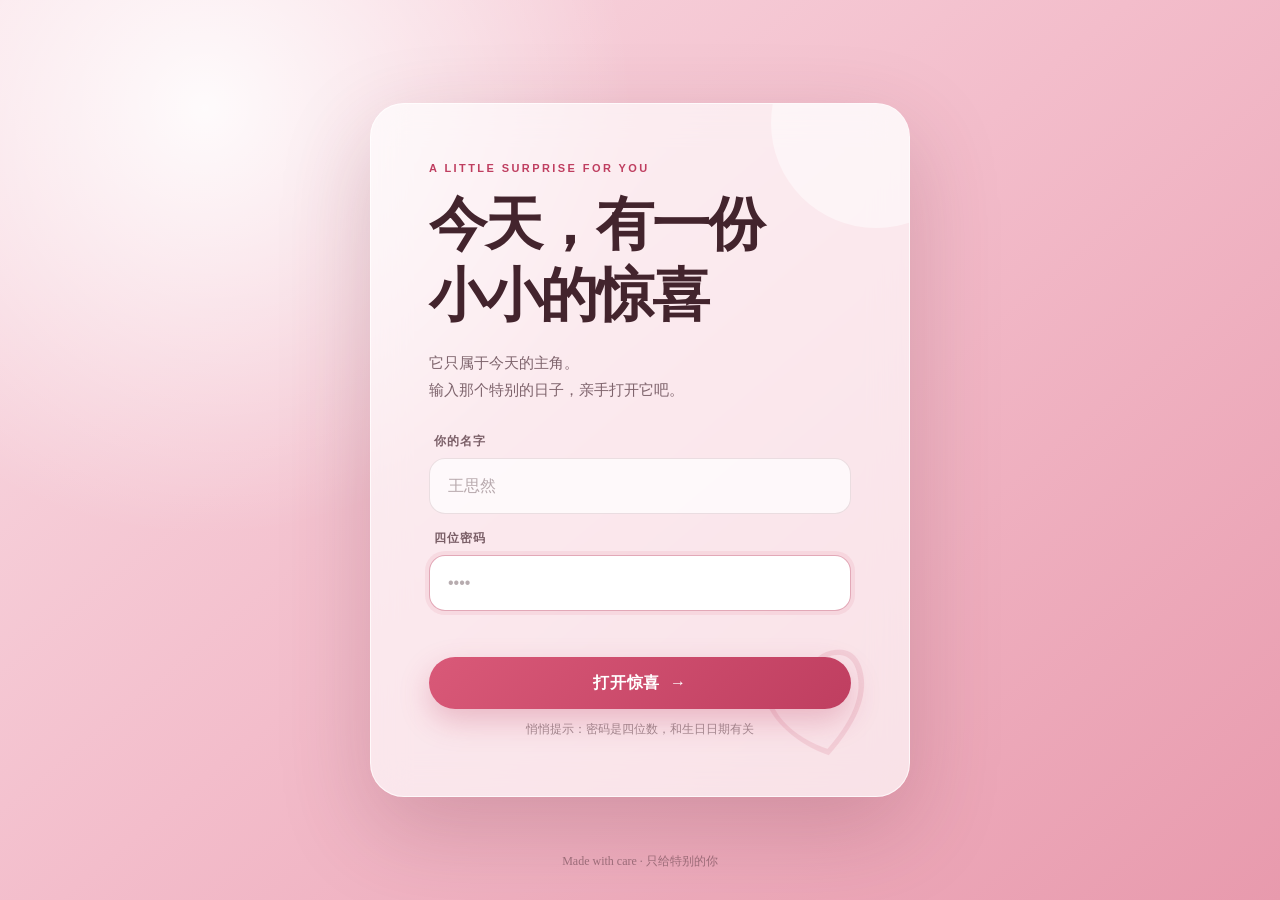
<file: index.html>
<!doctype html>
<html lang="zh-CN">
<head>
  <meta charset="UTF-8">
  <meta name="viewport" content="width=device-width, initial-scale=1.0, viewport-fit=cover">
  <meta name="theme-color" content="#efadbd">
  <meta name="description" content="一份送给王思然的生日祝福。">
  <meta property="og:title" content="然然的生日小惊喜">
  <meta property="og:description" content="输入属于今天的四位密码，打开这份生日祝福。">
  <meta property="og:type" content="website">
  <meta property="og:image" content="[data-uri]">
  <meta name="twitter:card" content="summary_large_image">
  <meta name="twitter:title" content="然然的生日小惊喜">
  <meta name="twitter:description" content="输入属于今天的四位密码，打开这份生日祝福。">
  <meta name="twitter:image" content="[data-uri]">
  <title>然然的生日小惊喜</title>
  <link rel="icon" type="image/svg+xml" href="[data-uri]">
  <style>
:root {
  --rose-50: #fff8fa;
  --rose-100: #fce8ed;
  --rose-200: #f7d3dc;
  --rose-300: #efadbd;
  --rose-500: #d95978;
  --rose-600: #bf3e60;
  --wine: #692b3b;
  --ink: #43242d;
  --cream: #fffaf6;
  --shadow: 0 28px 80px rgba(113, 45, 62, 0.18);
  --serif: "Songti SC", "STSong", "SimSun", "Noto Serif SC", serif;
  --sans: "Microsoft YaHei", "PingFang SC", "Noto Sans SC", sans-serif;
}

* {
  box-sizing: border-box;
}

html {
  scroll-behavior: smooth;
}

body {
  min-width: 280px;
  min-height: 100vh;
  min-height: 100svh;
  margin: 0;
  overflow-x: hidden;
  color: var(--ink);
  background: var(--rose-100);
  font-family: var(--sans);
  -webkit-font-smoothing: antialiased;
}

button,
input {
  font: inherit;
}

button,
a {
  -webkit-tap-highlight-color: transparent;
}

button {
  border: 0;
}

a {
  color: inherit;
}

img {
  display: block;
  max-width: 100%;
}

.sr-only {
  position: absolute !important;
  width: 1px !important;
  height: 1px !important;
  padding: 0 !important;
  margin: -1px !important;
  overflow: hidden !important;
  clip: rect(0, 0, 0, 0) !important;
  white-space: nowrap !important;
  border: 0 !important;
}

.primary-button,
.secondary-button {
  display: inline-flex;
  min-height: 52px;
  align-items: center;
  justify-content: center;
  gap: 10px;
  padding: 14px 28px;
  border-radius: 999px;
  cursor: pointer;
  font-weight: 700;
  letter-spacing: 0.04em;
  text-decoration: none;
  transition:
    transform 180ms ease,
    box-shadow 180ms ease,
    background 180ms ease;
}

.primary-button {
  color: #fff;
  background: linear-gradient(135deg, var(--rose-500), var(--rose-600));
  box-shadow: 0 12px 30px rgba(191, 62, 96, 0.28);
}

.primary-button:hover {
  transform: translateY(-2px);
  box-shadow: 0 16px 34px rgba(191, 62, 96, 0.34);
}

.primary-button:active {
  transform: translateY(0) scale(0.98);
}

.primary-button:focus-visible,
.secondary-button:focus-visible,
.icon-button:focus-visible {
  outline: 3px solid rgba(217, 89, 120, 0.35);
  outline-offset: 4px;
}

.primary-button:disabled {
  cursor: default;
  opacity: 0.75;
}

.secondary-button {
  color: var(--wine);
  border: 1px solid rgba(105, 43, 59, 0.18);
  background: rgba(255, 255, 255, 0.62);
}

.ambient {
  position: fixed;
  inset: 0;
  z-index: -1;
  overflow: hidden;
  pointer-events: none;
}

.ambient::before,
.ambient::after {
  position: absolute;
  width: 48vw;
  height: 48vw;
  border-radius: 50%;
  content: "";
  filter: blur(18px);
}

.ambient::before {
  top: -28vw;
  left: -18vw;
  background: rgba(255, 255, 255, 0.52);
}

.ambient::after {
  right: -22vw;
  bottom: -30vw;
  background: rgba(232, 126, 153, 0.2);
}

.petal {
  position: absolute;
  top: -12vh;
  width: 12px;
  height: 18px;
  border-radius: 80% 20% 70% 30%;
  background: rgba(255, 255, 255, 0.45);
  animation: petal-fall linear infinite;
}

.petal:nth-child(1) {
  left: 8%;
  animation-duration: 14s;
  animation-delay: -2s;
}

.petal:nth-child(2) {
  left: 22%;
  width: 8px;
  height: 13px;
  animation-duration: 18s;
  animation-delay: -8s;
}

.petal:nth-child(3) {
  left: 38%;
  animation-duration: 12s;
  animation-delay: -5s;
}

.petal:nth-child(4) {
  left: 61%;
  width: 15px;
  height: 22px;
  animation-duration: 20s;
  animation-delay: -11s;
}

.petal:nth-child(5) {
  left: 76%;
  animation-duration: 16s;
  animation-delay: -7s;
}

.petal:nth-child(6) {
  left: 91%;
  width: 9px;
  height: 14px;
  animation-duration: 13s;
  animation-delay: -3s;
}

@keyframes petal-fall {
  0% {
    opacity: 0;
    transform: translate3d(0, -8vh, 0) rotate(0deg);
  }
  12% {
    opacity: 0.8;
  }
  100% {
    opacity: 0;
    transform: translate3d(8vw, 116vh, 0) rotate(540deg);
  }
}

/* Passcode */
.gate-page {
  display: grid;
  min-height: 100vh;
  min-height: 100svh;
  place-items: center;
  padding: 28px 18px;
  background:
    radial-gradient(circle at 16% 12%, rgba(255, 255, 255, 0.9), transparent 32%),
    linear-gradient(140deg, #f9dfe6 0%, #f3bdcb 48%, #e89aad 100%);
}

.gate-card {
  position: relative;
  width: min(100%, 540px);
  overflow: hidden;
  padding: clamp(30px, 7vw, 58px);
  border: 1px solid rgba(255, 255, 255, 0.72);
  border-radius: 34px;
  background: rgba(255, 255, 255, 0.66);
  box-shadow: 0 32px 90px rgba(103, 42, 59, 0.22);
  backdrop-filter: blur(18px);
  -webkit-backdrop-filter: blur(18px);
  animation: card-in 900ms cubic-bezier(0.2, 0.75, 0.25, 1) both;
}

.gate-card::before {
  position: absolute;
  top: -86px;
  right: -72px;
  width: 210px;
  height: 210px;
  border-radius: 50%;
  background: rgba(255, 255, 255, 0.48);
  content: "";
}

.gate-card::after {
  position: absolute;
  right: 26px;
  bottom: 24px;
  color: rgba(191, 62, 96, 0.13);
  content: "♡";
  font-family: Georgia, serif;
  font-size: 128px;
  line-height: 1;
  transform: rotate(-12deg);
}

@keyframes card-in {
  from {
    opacity: 0;
    transform: translateY(28px) scale(0.97);
  }
  to {
    opacity: 1;
    transform: translateY(0) scale(1);
  }
}

.gate-eyebrow {
  position: relative;
  z-index: 1;
  margin: 0 0 16px;
  color: var(--rose-600);
  font-size: 11px;
  font-weight: 800;
  letter-spacing: 0.22em;
}

.gate-title {
  position: relative;
  z-index: 1;
  max-width: 420px;
  margin: 0;
  font-family: var(--serif);
  font-size: clamp(36px, 8vw, 58px);
  font-weight: 700;
  letter-spacing: -0.04em;
  line-height: 1.22;
}

.gate-copy {
  position: relative;
  z-index: 1;
  margin: 18px 0 30px;
  color: rgba(67, 36, 45, 0.68);
  font-size: 15px;
  line-height: 1.8;
}

.gate-form {
  position: relative;
  z-index: 1;
}

.field {
  margin-bottom: 16px;
}

.field label {
  display: block;
  margin: 0 0 8px 5px;
  color: rgba(67, 36, 45, 0.7);
  font-size: 12px;
  font-weight: 700;
  letter-spacing: 0.08em;
}

.field input {
  width: 100%;
  height: 56px;
  padding: 0 18px;
  border: 1px solid rgba(105, 43, 59, 0.13);
  border-radius: 16px;
  outline: none;
  color: var(--ink);
  background: rgba(255, 255, 255, 0.72);
  transition:
    border-color 180ms ease,
    box-shadow 180ms ease,
    background 180ms ease;
}

.field input::placeholder {
  color: rgba(67, 36, 45, 0.38);
}

.field input:focus {
  border-color: rgba(191, 62, 96, 0.45);
  background: #fff;
  box-shadow: 0 0 0 4px rgba(217, 89, 120, 0.1);
}

.field input[aria-invalid="true"] {
  border-color: #bd2f4f;
}

#passcode {
  font-size: 24px;
  font-weight: 700;
  letter-spacing: 0.38em;
  text-align: center;
}

.gate-submit {
  width: 100%;
  margin-top: 4px;
}

.gate-error {
  min-height: 24px;
  margin: 9px 2px 2px;
  color: #a32b46;
  font-size: 13px;
  text-align: center;
}

.gate-form.is-error {
  animation: form-shake 380ms ease;
}

@keyframes form-shake {
  0%,
  100% {
    transform: translateX(0);
  }
  25% {
    transform: translateX(-7px);
  }
  50% {
    transform: translateX(7px);
  }
  75% {
    transform: translateX(-4px);
  }
}

.gate-hint {
  position: relative;
  z-index: 1;
  margin: 12px 0 0;
  color: rgba(67, 36, 45, 0.47);
  font-size: 12px;
  text-align: center;
}

.gate-footer {
  position: fixed;
  right: 0;
  bottom: 18px;
  left: 0;
  z-index: 2;
  color: rgba(67, 36, 45, 0.46);
  font-family: var(--serif);
  font-size: 12px;
  text-align: center;
}

.is-unlocking .gate-card {
  animation: unlock-card 700ms cubic-bezier(0.65, 0, 0.35, 1) forwards;
}

@keyframes unlock-card {
  0% {
    opacity: 1;
    transform: scale(1);
  }
  55% {
    opacity: 1;
    transform: scale(1.02);
  }
  100% {
    opacity: 0;
    transform: scale(1.08);
    filter: blur(5px);
  }
}

/* Particle intro */
.intro-page {
  position: relative;
  isolation: isolate;
  overflow: hidden;
  background:
    radial-gradient(ellipse at 18% 12%, rgba(255, 202, 215, 0.28), transparent 33%),
    radial-gradient(ellipse at 82% 78%, rgba(241, 119, 150, 0.24), transparent 38%),
    radial-gradient(circle at 50% 42%, rgba(244, 130, 158, 0.25), transparent 43%),
    linear-gradient(145deg, #9b3958 0%, #74233f 48%, #431326 100%);
}

.intro-page::before {
  position: fixed;
  inset: 0;
  z-index: 0;
  pointer-events: none;
  content: "";
  background:
    radial-gradient(ellipse at 28% 30%, rgba(255, 223, 228, 0.16), transparent 36%),
    radial-gradient(ellipse at 74% 66%, rgba(255, 176, 195, 0.13), transparent 42%),
    repeating-linear-gradient(118deg, rgba(255, 255, 255, 0.013) 0 1px, transparent 1px 5px);
  mix-blend-mode: screen;
}

.intro-page::after {
  position: fixed;
  inset: 0;
  z-index: 2;
  pointer-events: none;
  content: "";
  background:
    radial-gradient(ellipse at center, transparent 35%, rgba(38, 7, 20, 0.18) 78%, rgba(24, 4, 13, 0.42) 100%),
    linear-gradient(180deg, rgba(255, 232, 238, 0.035), transparent 28% 72%, rgba(35, 7, 18, 0.2));
}

#intro-canvas {
  position: fixed;
  inset: 0;
  z-index: 1;
  width: 100%;
  height: 100%;
  filter: saturate(1.08) contrast(1.03);
}

.intro-caption {
  position: fixed;
  right: 24px;
  bottom: 44px;
  left: 24px;
  z-index: 3;
  color: rgba(255, 255, 255, 0.84);
  font-family: var(--serif);
  font-size: clamp(16px, 3vw, 22px);
  letter-spacing: 0.1em;
  text-align: center;
  text-shadow:
    0 3px 22px rgba(44, 8, 21, 0.36),
    0 0 30px rgba(255, 216, 226, 0.16);
  animation: intro-chrome-in 1300ms cubic-bezier(0.2, 0.75, 0.25, 1) 260ms both;
}

.intro-touch-hint {
  position: fixed;
  right: 24px;
  bottom: max(84px, calc(env(safe-area-inset-bottom) + 74px));
  left: 24px;
  z-index: 3;
  margin: 0;
  color: rgba(255, 247, 248, 0.48);
  font-size: 11px;
  letter-spacing: 0.18em;
  text-align: center;
  text-shadow: 0 2px 16px rgba(51, 8, 25, 0.28);
  pointer-events: none;
  animation: intro-hint-in 1400ms ease 1200ms both;
}

.intro-touch-hint span {
  display: inline-block;
  margin-right: 7px;
  color: rgba(255, 245, 240, 0.86);
  font-size: 9px;
  text-shadow: 0 0 12px rgba(255, 216, 226, 0.9);
  animation: intro-hint-sparkle 2400ms ease-in-out infinite;
}

.intro-caption span {
  color: #fff7f5;
  font-weight: 600;
  text-shadow: 0 0 16px rgba(255, 208, 220, 0.38);
}

.intro-skip {
  position: fixed;
  top: max(20px, env(safe-area-inset-top));
  right: 20px;
  z-index: 4;
  padding: 10px 16px;
  border: 1px solid rgba(255, 255, 255, 0.24);
  border-radius: 999px;
  color: rgba(255, 249, 250, 0.84);
  background: linear-gradient(135deg, rgba(255, 255, 255, 0.13), rgba(255, 255, 255, 0.055));
  box-shadow:
    inset 0 1px 0 rgba(255, 255, 255, 0.13),
    0 10px 30px rgba(34, 6, 18, 0.12);
  cursor: pointer;
  font-size: 12px;
  letter-spacing: 0.08em;
  backdrop-filter: blur(14px);
  -webkit-backdrop-filter: blur(14px);
  transition:
    border-color 180ms ease,
    background 180ms ease,
    transform 180ms ease;
  animation: intro-chrome-in 1000ms ease 120ms both;
}

.intro-skip:hover {
  border-color: rgba(255, 255, 255, 0.4);
  background: rgba(255, 255, 255, 0.13);
  transform: translateY(-1px);
}

.intro-skip:focus-visible {
  outline: 2px solid rgba(255, 239, 243, 0.72);
  outline-offset: 4px;
}

.intro-progress {
  position: fixed;
  right: 16%;
  bottom: 22px;
  left: 16%;
  z-index: 4;
  height: 1px;
  overflow: hidden;
  border-radius: 99px;
  background: rgba(255, 255, 255, 0.12);
  box-shadow: 0 0 18px rgba(255, 209, 220, 0.08);
}

.intro-progress span {
  display: block;
  width: 100%;
  height: 100%;
  background: linear-gradient(90deg, rgba(255, 219, 228, 0.42), #fff8f4);
  box-shadow: 0 0 10px rgba(255, 224, 232, 0.75);
  transform: scaleX(0);
  transform-origin: left center;
  transition: transform 80ms linear;
}

@keyframes intro-chrome-in {
  from {
    opacity: 0;
    transform: translateY(8px);
  }
  to {
    opacity: 1;
    transform: translateY(0);
  }
}

@keyframes intro-hint-in {
  from {
    opacity: 0;
    transform: translateY(5px);
  }
  to {
    opacity: 1;
    transform: translateY(0);
  }
}

@keyframes intro-hint-sparkle {
  0%,
  100% {
    opacity: 0.42;
    transform: scale(0.82) rotate(0deg);
  }
  50% {
    opacity: 1;
    transform: scale(1.18) rotate(18deg);
  }
}

/* Cake */
.cake-page {
  position: relative;
  display: grid;
  min-height: 100vh;
  min-height: 100svh;
  place-items: center;
  overflow: hidden;
  padding: 90px 20px 46px;
  background:
    radial-gradient(circle at 50% 12%, rgba(255, 255, 255, 0.36), transparent 28%),
    linear-gradient(160deg, #fbe4e9 0%, #efb8c6 56%, #df839e 100%);
}

.cake-page::before {
  position: absolute;
  inset: 0;
  content: "";
  background-image:
    radial-gradient(circle at 12% 20%, rgba(255, 255, 255, 0.85) 0 2px, transparent 3px),
    radial-gradient(circle at 82% 24%, rgba(255, 255, 255, 0.75) 0 2px, transparent 3px),
    radial-gradient(circle at 70% 78%, rgba(255, 255, 255, 0.65) 0 2px, transparent 3px),
    radial-gradient(circle at 24% 82%, rgba(255, 255, 255, 0.75) 0 2px, transparent 3px);
  opacity: 0.7;
}

.cake-content {
  position: relative;
  z-index: 2;
  width: min(100%, 940px);
  text-align: center;
}

.cake-kicker {
  margin: 0 0 8px;
  color: var(--rose-600);
  font-size: 11px;
  font-weight: 800;
  letter-spacing: 0.24em;
}

.cake-title {
  margin: 0;
  font-family: var(--serif);
  font-size: clamp(38px, 8vw, 72px);
  line-height: 1.1;
}

.cake-subtitle {
  margin: 14px auto 0;
  color: rgba(67, 36, 45, 0.7);
  font-family: var(--serif);
  font-size: clamp(16px, 2.5vw, 20px);
}

.cake-scene {
  position: relative;
  width: min(88vw, 540px);
  height: min(56vh, 470px);
  min-height: 350px;
  margin: 8px auto 0;
}

.cake-halo {
  position: absolute;
  top: 15%;
  left: 50%;
  width: 68%;
  aspect-ratio: 1;
  border-radius: 50%;
  background: rgba(255, 255, 255, 0.28);
  filter: blur(24px);
  transform: translateX(-50%);
}

.cake-plate {
  position: absolute;
  right: 2%;
  bottom: 5%;
  left: 2%;
  height: 16%;
  border-radius: 50%;
  background: linear-gradient(180deg, #fff, #f2dfe2);
  box-shadow:
    0 18px 30px rgba(103, 42, 59, 0.2),
    inset 0 -5px 0 rgba(198, 153, 164, 0.2);
}

.cake-stack {
  position: absolute;
  right: 11%;
  bottom: 14%;
  left: 11%;
  height: 57%;
}

.cake-tier {
  position: absolute;
  left: 50%;
  border: 1px solid rgba(134, 60, 78, 0.16);
  box-shadow:
    inset 0 -12px 18px rgba(157, 68, 89, 0.12),
    0 14px 20px rgba(110, 44, 62, 0.1);
  transform: translateX(-50%);
}

.cake-tier::before {
  position: absolute;
  top: -2px;
  right: 0;
  left: 0;
  height: 24%;
  border-radius: 50% 50% 22% 22%;
  background:
    radial-gradient(ellipse at 10% 0, #fff8f8 0 52%, transparent 55%) 0 0 / 20% 100% repeat-x,
    #fff5f5;
  content: "";
}

.tier-bottom {
  bottom: 0;
  width: 100%;
  height: 35%;
  border-radius: 15px 15px 24px 24px;
  background:
    radial-gradient(circle at 90% 30%, rgba(255, 255, 255, 0.24) 0 4px, transparent 5px),
    linear-gradient(180deg, #ef8ca7, #cf5878);
  animation: cake-tier-stack 760ms cubic-bezier(0.2, 0.82, 0.28, 1) 80ms both;
}

.tier-middle {
  bottom: 31%;
  width: 84%;
  height: 31%;
  border-radius: 13px 13px 20px 20px;
  background: linear-gradient(180deg, #f7b5c5, #e589a2);
  animation: cake-tier-stack 760ms cubic-bezier(0.2, 0.82, 0.28, 1) 300ms both;
}

.tier-top {
  bottom: 59%;
  width: 68%;
  height: 30%;
  border-radius: 12px 12px 18px 18px;
  background: linear-gradient(180deg, #f8c8d2, #ef9aae);
  animation: cake-tier-stack 760ms cubic-bezier(0.2, 0.82, 0.28, 1) 540ms both;
}

.cake-sprinkles {
  position: absolute;
  inset: 18% 6% 4%;
  pointer-events: none;
  opacity: 0;
  /* 糖珠：白色糖衣高光 + 彩色糖壳对撞出颗粒体积感 */
  /* 糖针：扁平椭圆，模拟细长的小糖条 */
  background-image:
    radial-gradient(circle at 14% 18%, #fff 0 1.3px, #ff8fab 1.6px 2.7px, transparent 2.9px),
    radial-gradient(ellipse 5px 1.7px at 57% 10%, #ffe066 0 100%, transparent 0),
    radial-gradient(circle at 79% 33%, #fff 0 1.1px, #7fd6c3 1.4px 2.5px, transparent 2.7px),
    radial-gradient(ellipse 4.6px 1.6px at 32% 46%, #9fd8ff 0 100%, transparent 0),
    radial-gradient(circle at 6% 62%, #fff 0 1.2px, #f6b8cb 1.5px 2.6px, transparent 2.8px),
    radial-gradient(ellipse 4.8px 1.7px at 67% 73%, #d6c2ff 0 100%, transparent 0),
    radial-gradient(circle at 88% 84%, #fff 0 1.1px, #ffa08e 1.4px 2.5px, transparent 2.7px),
    radial-gradient(ellipse 3.8px 1.4px at 44% 90%, #fff8e1 0 100%, transparent 0),
    radial-gradient(circle at 22% 34%, #fff 0 1px, #ffc2d4 1.3px 2.3px, transparent 2.5px),
    radial-gradient(ellipse 4.2px 1.5px at 70% 16%, #fff 0 100%, transparent 0),
    radial-gradient(circle at 59% 57%, #fff 0 1px, #a9e7d8 1.3px 2.3px, transparent 2.5px),
    radial-gradient(ellipse 4.4px 1.6px at 19% 72%, #ffe9a8 0 100%, transparent 0),
    radial-gradient(circle at 84% 44%, #fff 0 1px, #c3d9ff 1.3px 2.2px, transparent 2.4px),
    radial-gradient(ellipse 4px 1.4px at 47% 96%, #ff9f9f 0 100%, transparent 0);
  background-size:
    112px 94px, 112px 94px, 112px 94px, 112px 94px, 112px 94px, 112px 94px, 112px 94px,
    112px 94px, 94px 118px, 94px 118px, 94px 118px, 94px 118px, 94px 118px, 94px 118px;
  background-position:
    6px 8px, 6px 8px, 6px 8px, 6px 8px, 6px 8px, 6px 8px, 6px 8px,
    6px 8px, -19px 37px, -19px 37px, -19px 37px, -19px 37px, -19px 37px, -19px 37px;
  background-repeat: repeat;
  /* 只让糖粒落在蛋糕轮廓内：上层收窄、下层铺满 */
  -webkit-mask-image: linear-gradient(#000, #000), linear-gradient(#000, #000);
  -webkit-mask-size: 100% 44%, 68% 62%;
  -webkit-mask-position: 0 100%, 50% 0;
  -webkit-mask-repeat: no-repeat;
  mask-image: linear-gradient(#000, #000), linear-gradient(#000, #000);
  mask-size: 100% 44%, 68% 62%;
  mask-position: 0 100%, 50% 0;
  mask-repeat: no-repeat;
  animation: cake-details-in 520ms ease 900ms both;
}

/* 一道很轻的糖霜反光缓慢掠过，让糖粒有“被灯照到”的呼吸感 */
.cake-sprinkles::after {
  content: "";
  position: absolute;
  inset: 0;
  background: linear-gradient(115deg, transparent 44%, rgba(255, 255, 255, 0.62) 50%, transparent 56%);
  background-size: 240% 240%;
  background-position: 140% -40%;
  mix-blend-mode: soft-light;
  opacity: 0;
  animation: cake-sprinkles-glint 6800ms cubic-bezier(0.35, 0, 0.25, 1) 1800ms infinite;
}

.candles {
  position: absolute;
  bottom: 88%;
  left: 50%;
  display: flex;
  align-items: flex-end;
  gap: clamp(9px, 2.4vw, 16px);
  transform: translateX(-50%);
  animation: candles-stack-in 520ms cubic-bezier(0.2, 0.82, 0.28, 1) 960ms both;
}

.candle {
  position: relative;
  width: 10px;
  height: clamp(42px, 9vh, 68px);
  border-radius: 8px 8px 3px 3px;
  background: repeating-linear-gradient(180deg, #fff 0 9px, #f191aa 9px 16px);
  box-shadow: 0 4px 8px rgba(109, 32, 61, 0.15);
}

.candle:nth-child(2) {
  height: clamp(50px, 10vh, 76px);
}

.candle:nth-child(3) {
  height: clamp(44px, 8.5vh, 66px);
}

.candle:nth-child(4) {
  height: clamp(53px, 10.5vh, 82px);
}

.candle:nth-child(5) {
  height: clamp(46px, 9vh, 70px);
}

.flame {
  position: absolute;
  top: -24px;
  left: 50%;
  width: 15px;
  height: 24px;
  border-radius: 52% 48% 48% 52% / 68% 68% 32% 32%;
  background: radial-gradient(circle at 50% 72%, #fff8b6 0 25%, #ffb02e 55%, #f05a29 100%);
  box-shadow:
    0 0 12px #ffc044,
    0 0 28px rgba(255, 164, 44, 0.72);
  transform: translateX(-50%);
  transform-origin: center bottom;
  animation: flame-dance 850ms ease-in-out infinite alternate;
}

.candle:nth-child(even) .flame {
  animation-duration: 720ms;
}

.candle::after {
  position: absolute;
  top: -8px;
  left: 50%;
  width: 2px;
  height: 8px;
  background: #62402d;
  content: "";
  transform: translateX(-50%);
}

@keyframes flame-dance {
  0% {
    transform: translateX(-50%) rotate(-4deg) scaleY(0.95);
  }
  100% {
    transform: translateX(-50%) rotate(5deg) scaleY(1.08);
  }
}

@keyframes cake-tier-stack {
  0% {
    opacity: 0;
    transform: translateX(-50%) translateY(-48px) scale(0.9);
  }
  72% {
    opacity: 1;
    transform: translateX(-50%) translateY(4px) scale(1.012);
  }
  100% {
    opacity: 1;
    transform: translateX(-50%) translateY(0) scale(1);
  }
}

@keyframes cake-details-in {
  from {
    opacity: 0;
    transform: scale(0.94);
  }
  to {
    opacity: 1;
    transform: scale(1);
  }
}

@keyframes cake-sprinkles-glint {
  0%,
  55% {
    opacity: 0;
    background-position: 140% -40%;
  }
  62% {
    opacity: 0.85;
  }
  85% {
    opacity: 0;
    background-position: -60% 160%;
  }
  100% {
    opacity: 0;
    background-position: -60% 160%;
  }
}

@keyframes candles-stack-in {
  from {
    opacity: 0;
    transform: translateX(-50%) translateY(18px) scale(0.86);
  }
  to {
    opacity: 1;
    transform: translateX(-50%) translateY(0) scale(1);
  }
}

.candles-out .flame {
  opacity: 0;
  animation: none;
  transform: translateX(-50%) translateY(-18px) scale(0.15);
  transition:
    opacity 400ms ease,
    transform 500ms ease;
}

.cake-note {
  min-height: 30px;
  margin: 0 auto 20px;
  color: rgba(67, 36, 45, 0.74);
  font-family: var(--serif);
  font-size: clamp(15px, 2.4vw, 18px);
}

.cake-actions {
  display: flex;
  min-height: 54px;
  align-items: center;
  justify-content: center;
}

.cake-next {
  display: none;
}

.cake-next.is-visible {
  display: inline-flex;
  animation: button-reveal 520ms ease both;
}

@keyframes button-reveal {
  from {
    opacity: 0;
    transform: translateY(10px);
  }
  to {
    opacity: 1;
    transform: translateY(0);
  }
}

/* Memories */
.memory-page {
  background:
    radial-gradient(circle at 90% 0%, rgba(255, 255, 255, 0.72), transparent 26%),
    linear-gradient(180deg, #f8dce4 0%, #fff7f9 50%, #f5ced9 100%);
}

.memory-topbar {
  position: fixed;
  top: 0;
  right: 0;
  left: 0;
  z-index: 20;
  display: flex;
  align-items: center;
  justify-content: space-between;
  gap: 16px;
  padding: 16px clamp(18px, 4vw, 44px);
  color: rgba(67, 36, 45, 0.72);
  background: linear-gradient(180deg, rgba(255, 247, 249, 0.88), transparent);
  font-size: 12px;
  letter-spacing: 0.08em;
  pointer-events: none;
}

.memory-topbar a {
  padding: 7px 12px;
  border: 1px solid rgba(105, 43, 59, 0.12);
  border-radius: 999px;
  background: rgba(255, 255, 255, 0.45);
  text-decoration: none;
  pointer-events: auto;
}

.memory-progress {
  position: fixed;
  top: 0;
  right: 0;
  left: 0;
  z-index: 22;
  height: 2px;
  background: rgba(105, 43, 59, 0.06);
}

.memory-progress span {
  display: block;
  width: 100%;
  height: 100%;
  background: linear-gradient(90deg, var(--rose-300), var(--rose-600));
  transform: scaleX(0);
  transform-origin: left center;
}

.memory-section {
  position: relative;
  display: grid;
  min-height: 100vh;
  min-height: 100svh;
  place-items: center;
  padding: 88px 20px 66px;
}

.memory-section::before {
  position: absolute;
  top: 14%;
  left: clamp(12px, 5vw, 72px);
  color: rgba(191, 62, 96, 0.17);
  content: attr(data-index);
  font-family: Georgia, serif;
  font-size: clamp(72px, 14vw, 160px);
  font-style: italic;
  line-height: 1;
}

.letter-card {
  position: relative;
  width: min(100%, 780px);
  padding: clamp(30px, 7vw, 72px);
  border: 1px solid rgba(255, 255, 255, 0.72);
  border-radius: 32px;
  background: rgba(255, 255, 255, 0.68);
  box-shadow: var(--shadow);
  backdrop-filter: blur(12px);
  -webkit-backdrop-filter: blur(12px);
}

.letter-card::before {
  position: absolute;
  top: 26px;
  right: 30px;
  color: rgba(217, 89, 120, 0.25);
  content: "“";
  font-family: Georgia, serif;
  font-size: 110px;
  line-height: 1;
}

.memory-kicker {
  margin: 0 0 18px;
  color: var(--rose-600);
  font-size: 11px;
  font-weight: 800;
  letter-spacing: 0.22em;
}

.memory-form-meta {
  display: flex;
  align-items: center;
  justify-content: space-between;
  gap: 18px;
  margin-bottom: clamp(24px, 4vw, 36px);
  padding-bottom: 16px;
  border-bottom: 1px solid rgba(105, 43, 59, 0.11);
  text-align: left;
}

.memory-form-meta .memory-kicker {
  margin: 0;
}

.memory-form-number {
  color: rgba(105, 43, 59, 0.42);
  font-family: Georgia, serif;
  font-size: 10px;
  font-style: italic;
  letter-spacing: 0.16em;
  white-space: nowrap;
}

.memory-title {
  margin: 0;
  font-family: var(--serif);
  font-size: clamp(36px, 8vw, 68px);
  line-height: 1.18;
}

.memory-title em {
  color: var(--rose-600);
  font-style: normal;
}

.envelope-section {
  overflow: hidden;
}

.envelope-section::after {
  position: absolute;
  right: clamp(18px, 8vw, 120px);
  bottom: 15%;
  width: clamp(120px, 18vw, 220px);
  height: clamp(120px, 18vw, 220px);
  border: 1px solid rgba(191, 62, 96, 0.08);
  border-radius: 50%;
  background: radial-gradient(circle, rgba(255, 255, 255, 0.42), transparent 68%);
  box-shadow:
    0 0 0 24px rgba(255, 255, 255, 0.1),
    0 0 0 62px rgba(191, 62, 96, 0.025);
  content: "";
  pointer-events: none;
}

.birthday-envelope {
  position: relative;
  z-index: 1;
  width: min(100%, 920px);
  padding-top: clamp(8px, 2vw, 20px);
  isolation: isolate;
}

.envelope-back {
  position: absolute;
  z-index: -1;
  top: 0;
  right: 0;
  bottom: 0;
  left: 0;
  border: 1px solid rgba(255, 255, 255, 0.58);
  border-radius: 24px 24px 30px 30px;
  background:
    linear-gradient(145deg, rgba(255, 255, 255, 0.34), transparent 38%),
    linear-gradient(150deg, #f5c6d2, #df8ca3);
  box-shadow:
    0 36px 90px rgba(113, 45, 62, 0.2),
    inset 0 1px 0 rgba(255, 255, 255, 0.72);
}

.envelope-letter {
  position: relative;
  z-index: 2;
  width: calc(100% - clamp(44px, 8vw, 82px));
  margin: 0 auto -126px;
  padding: clamp(32px, 5vw, 54px) clamp(28px, 6vw, 68px) 180px;
  border: 1px solid rgba(137, 68, 83, 0.13);
  border-radius: 18px 18px 12px 12px;
  background:
    linear-gradient(90deg, transparent 0 25px, rgba(217, 89, 120, 0.09) 26px, transparent 27px),
    repeating-linear-gradient(
      to bottom,
      transparent 0,
      transparent 34px,
      rgba(105, 43, 59, 0.025) 35px
    ),
    linear-gradient(145deg, #fffefb, #fff9f5);
  box-shadow:
    0 22px 48px rgba(105, 43, 59, 0.14),
    inset 0 1px 0 rgba(255, 255, 255, 0.9);
}

.envelope-letter::before,
.envelope-letter::after {
  position: absolute;
  content: "";
  pointer-events: none;
}

.envelope-letter::before {
  top: 18px;
  right: 18px;
  width: 48px;
  height: 48px;
  border: 1px solid rgba(191, 62, 96, 0.13);
  border-radius: 50%;
  box-shadow:
    inset 0 0 0 5px rgba(255, 255, 255, 0.82),
    inset 0 0 0 6px rgba(191, 62, 96, 0.08);
}

.envelope-letter::after {
  right: 42px;
  bottom: 139px;
  width: clamp(90px, 16vw, 150px);
  height: 1px;
  background: linear-gradient(90deg, transparent, rgba(191, 62, 96, 0.24));
}

.envelope-letter-meta {
  display: flex;
  align-items: center;
  justify-content: space-between;
  gap: 20px;
  margin-bottom: clamp(22px, 3vw, 34px);
  padding-bottom: 14px;
  border-bottom: 1px solid rgba(105, 43, 59, 0.11);
}

.envelope-letter-meta .memory-kicker {
  margin: 0;
  font-size: 9px;
  letter-spacing: 0.24em;
}

.envelope-letter-meta > span {
  padding-right: 62px;
  color: rgba(105, 43, 59, 0.38);
  font-family: Georgia, serif;
  font-size: 10px;
  font-style: italic;
  letter-spacing: 0.15em;
}

.envelope-heading {
  position: relative;
  margin: 0 0 18px;
  color: var(--wine);
  font-family: var(--serif);
  font-size: clamp(29px, 4.5vw, 45px);
  font-weight: 500;
  letter-spacing: 0.02em;
  line-height: 1.35;
}

.envelope-heading::after {
  display: block;
  width: 42px;
  height: 2px;
  margin-top: 12px;
  background: linear-gradient(90deg, var(--rose-500), transparent);
  content: "";
}

.envelope-copy {
  color: rgba(67, 36, 45, 0.78);
  font-family: var(--serif);
  font-size: clamp(15px, 2vw, 19px);
  letter-spacing: 0.025em;
  line-height: 1.92;
}

.envelope-copy p {
  margin: 0 0 0.72em;
  text-align: justify;
  text-justify: inter-ideograph;
}

.envelope-copy .envelope-highlight {
  margin-top: 1.1em;
  padding: 0.2em 0 0.2em 1em;
  border-left: 2px solid rgba(217, 89, 120, 0.42);
  color: var(--rose-600);
  font-weight: 600;
  text-align: left;
}

.envelope-signature {
  display: flex;
  align-items: flex-end;
  justify-content: space-between;
  gap: 20px;
  margin-top: clamp(24px, 4vw, 38px);
  padding-top: 18px;
  border-top: 1px solid rgba(105, 43, 59, 0.1);
  font-family: var(--serif);
}

.envelope-signature strong {
  color: var(--rose-600);
  font-size: clamp(16px, 2.4vw, 21px);
  font-weight: 500;
  letter-spacing: 0.05em;
}

.envelope-signature span {
  color: rgba(105, 43, 59, 0.5);
  font-size: 11px;
  letter-spacing: 0.12em;
  white-space: nowrap;
}

.envelope-front {
  position: relative;
  z-index: 3;
  height: clamp(205px, 27vw, 258px);
  overflow: hidden;
  border: 1px solid rgba(255, 255, 255, 0.52);
  border-radius: 12px 12px 30px 30px;
  background:
    linear-gradient(145deg, rgba(255, 255, 255, 0.3), transparent 45%),
    linear-gradient(155deg, #f1b9c7 0%, #dc7c96 100%);
  box-shadow:
    0 20px 42px rgba(113, 45, 62, 0.18),
    inset 0 1px 0 rgba(255, 255, 255, 0.58);
}

.envelope-front::before,
.envelope-front::after {
  position: absolute;
  inset: 0;
  content: "";
  pointer-events: none;
}

.envelope-front::before {
  background:
    linear-gradient(33deg, transparent 49.75%, rgba(255, 255, 255, 0.38) 50%, transparent 50.25%),
    linear-gradient(147deg, rgba(255, 255, 255, 0.1), transparent 57%);
  clip-path: polygon(0 0, 51% 64%, 100% 0, 100% 100%, 0 100%);
}

.envelope-front::after {
  background: linear-gradient(180deg, rgba(255, 255, 255, 0.14), transparent 38%);
}

.envelope-address {
  position: absolute;
  z-index: 1;
  top: clamp(26px, 4vw, 40px);
  left: clamp(24px, 4vw, 42px);
  display: grid;
  gap: 7px;
  margin: 0;
  color: rgba(92, 38, 53, 0.7);
  font-family: var(--serif);
}

.envelope-address > span {
  font-family: var(--sans);
  font-size: 8px;
  font-weight: 700;
  letter-spacing: 0.22em;
}

.envelope-address strong {
  color: rgba(92, 38, 53, 0.85);
  font-size: clamp(18px, 2.5vw, 25px);
  font-weight: 500;
  letter-spacing: 0.06em;
}

.envelope-postmark {
  position: absolute;
  z-index: 1;
  top: clamp(24px, 3vw, 34px);
  right: clamp(98px, 14vw, 142px);
  color: rgba(105, 43, 59, 0.42);
  font-size: 8px;
  font-weight: 700;
  letter-spacing: 0.14em;
  line-height: 1.45;
  text-align: center;
}

.envelope-postmark::before {
  position: absolute;
  top: 50%;
  right: calc(100% + 10px);
  width: clamp(48px, 7vw, 76px);
  height: 26px;
  border: 1px solid rgba(105, 43, 59, 0.17);
  border-radius: 50%;
  content: "";
}

.envelope-stamp {
  position: absolute;
  z-index: 1;
  top: clamp(22px, 3vw, 32px);
  right: clamp(24px, 4vw, 40px);
  display: grid;
  width: clamp(56px, 8vw, 74px);
  height: clamp(68px, 10vw, 88px);
  place-items: center;
  color: var(--rose-600);
  border: 1px solid rgba(255, 255, 255, 0.64);
  background: rgba(255, 246, 247, 0.34);
  box-shadow: inset 0 0 0 4px rgba(255, 255, 255, 0.12);
  transform: rotate(3deg);
}

.envelope-stamp b {
  font-family: Georgia, serif;
  font-size: 25px;
  font-weight: 400;
  line-height: 1;
}

.envelope-stamp small {
  margin-top: -13px;
  font-family: var(--serif);
  font-size: 9px;
  letter-spacing: 0.08em;
}

.envelope-seal {
  position: absolute;
  z-index: 2;
  top: 63%;
  left: 50%;
  display: grid;
  width: clamp(58px, 8vw, 72px);
  height: clamp(58px, 8vw, 72px);
  place-items: center;
  color: rgba(255, 255, 255, 0.92);
  border: 1px solid rgba(255, 255, 255, 0.45);
  border-radius: 50%;
  background:
    radial-gradient(circle at 35% 28%, rgba(255, 255, 255, 0.25), transparent 34%),
    linear-gradient(145deg, var(--rose-500), #ad3150);
  box-shadow:
    0 10px 24px rgba(105, 43, 59, 0.2),
    inset 0 0 0 4px rgba(255, 255, 255, 0.08);
  font-family: Georgia, serif;
  font-size: 25px;
  transform: translate(-50%, -50%);
}

.memory-copy {
  margin: 22px 0 0;
  color: rgba(67, 36, 45, 0.72);
  font-family: var(--serif);
  font-size: clamp(17px, 2.7vw, 22px);
  line-height: 1.9;
}

.memory-copy p {
  margin: 0 0 0.8em;
}

.memory-divider {
  width: 52px;
  height: 1px;
  margin: 28px 0;
  background: var(--rose-300);
}

.scroll-hint {
  position: absolute;
  bottom: 26px;
  left: 50%;
  color: rgba(67, 36, 45, 0.48);
  font-size: 11px;
  letter-spacing: 0.16em;
  transform: translateX(-50%);
  transition: opacity 300ms ease;
}

.scroll-hint::after {
  display: block;
  width: 1px;
  height: 30px;
  margin: 10px auto 0;
  background: linear-gradient(var(--rose-500), transparent);
  content: "";
  animation: scroll-line 1.8s ease-in-out infinite;
}

.scroll-hint.is-hidden {
  opacity: 0;
}

@keyframes scroll-line {
  0%,
  100% {
    opacity: 0.2;
    transform: scaleY(0.45);
    transform-origin: top;
  }
  50% {
    opacity: 0.9;
    transform: scaleY(1);
  }
}

.quote-card {
  position: relative;
  width: min(100%, 860px);
  padding: clamp(34px, 6vw, 64px);
  overflow: hidden;
  border: 1px solid rgba(255, 255, 255, 0.82);
  border-radius: 34px;
  color: var(--wine);
  background:
    radial-gradient(circle at 92% 6%, rgba(239, 173, 189, 0.25), transparent 28%),
    linear-gradient(145deg, rgba(255, 253, 248, 0.9), rgba(255, 247, 245, 0.74));
  box-shadow:
    0 28px 76px rgba(122, 52, 70, 0.15),
    inset 0 1px 0 rgba(255, 255, 255, 0.9);
  text-align: left;
}

.quote-card::before {
  position: absolute;
  top: 92px;
  left: clamp(20px, 4vw, 42px);
  color: rgba(191, 62, 96, 0.09);
  content: "“";
  font-family: Georgia, serif;
  font-size: clamp(120px, 18vw, 210px);
  line-height: 0.8;
}

.quote-card blockquote {
  position: relative;
  z-index: 1;
  max-width: 680px;
  margin: 38px auto 0;
  font-family: var(--serif);
  font-size: clamp(27px, 5.4vw, 48px);
  line-height: 1.52;
  text-align: center;
}

.quote-card .quote-signature {
  position: relative;
  z-index: 1;
  margin: 30px 0 0;
  color: rgba(67, 36, 45, 0.56);
  font-family: var(--serif);
  font-size: 13px;
  letter-spacing: 0.08em;
  text-align: right;
}

.wish-layout {
  display: grid;
  width: min(100%, 1060px);
  grid-template-columns: minmax(0, 1.1fr) minmax(280px, 0.9fr);
  gap: clamp(24px, 5vw, 64px);
  align-items: center;
}

.wish-copy {
  padding: clamp(28px, 4vw, 42px);
  border: 1px solid rgba(255, 255, 255, 0.82);
  border-radius: 30px;
  background:
    radial-gradient(circle at 100% 0, rgba(255, 255, 255, 0.84), transparent 34%),
    rgba(255, 255, 255, 0.48);
  box-shadow: 0 24px 64px rgba(111, 45, 62, 0.12);
  backdrop-filter: blur(9px);
  -webkit-backdrop-filter: blur(9px);
}

.wish-copy h2 {
  margin: 0 0 24px;
  font-family: var(--serif);
  font-size: clamp(34px, 6vw, 58px);
  line-height: 1.25;
}

.wish-list {
  display: grid;
  grid-template-columns: repeat(2, minmax(0, 1fr));
  gap: 13px;
}

.wish-item {
  display: flex;
  min-height: 76px;
  align-items: center;
  gap: 14px;
  padding: 16px 18px;
  border: 1px solid rgba(255, 255, 255, 0.72);
  border-radius: 18px;
  background: rgba(255, 255, 255, 0.46);
  font-family: var(--serif);
  font-size: 17px;
  line-height: 1.55;
}

.wish-item span {
  display: grid;
  width: 30px;
  height: 30px;
  flex: 0 0 auto;
  place-items: center;
  border-radius: 50%;
  color: var(--rose-600);
  background: #fff;
}

.photo-card {
  position: relative;
  margin: 0;
  padding: 12px 12px 20px;
  border-radius: 24px;
  background: #fffdfb;
  box-shadow: 0 26px 64px rgba(103, 42, 59, 0.2);
  transform: rotate(2.5deg);
}

.photo-card img {
  width: 100%;
  aspect-ratio: 1;
  border-radius: 16px;
  object-fit: cover;
}

.photo-card figcaption {
  margin-top: 14px;
  color: rgba(67, 36, 45, 0.58);
  font-family: var(--serif);
  font-size: 14px;
  text-align: center;
}

/* Photo stories */
.wang-page {
  overflow-x: hidden;
  background:
    radial-gradient(circle at 8% 8%, rgba(255, 255, 255, 0.82), transparent 24%),
    radial-gradient(circle at 92% 42%, rgba(239, 173, 189, 0.2), transparent 25%),
    linear-gradient(180deg, #f8dce4 0%, #fffafb 43%, #f6d3dc 100%);
}

.wang-page .memory-section {
  grid-template-columns: minmax(0, 1fr);
}

.wang-hero-card {
  position: relative;
  width: 100%;
  max-width: 940px;
  min-width: 0;
  padding: clamp(34px, 7vw, 76px);
  overflow: hidden;
  border: 1px solid rgba(255, 255, 255, 0.78);
  border-radius: 36px;
  background:
    radial-gradient(circle at 92% 8%, rgba(255, 255, 255, 0.9), transparent 26%),
    rgba(255, 255, 255, 0.64);
  box-shadow: var(--shadow);
  backdrop-filter: blur(14px);
  -webkit-backdrop-filter: blur(14px);
}

.wang-hero-card::after {
  position: absolute;
  right: -46px;
  bottom: -78px;
  width: 260px;
  height: 260px;
  border: 1px solid rgba(191, 62, 96, 0.12);
  border-radius: 50%;
  box-shadow:
    0 0 0 28px rgba(255, 255, 255, 0.22),
    0 0 0 58px rgba(191, 62, 96, 0.045);
  content: "";
}

.wang-title {
  position: relative;
  z-index: 1;
  max-width: 760px;
  margin: 0;
  color: var(--wine);
  font-family: var(--serif);
  font-size: clamp(42px, 8vw, 82px);
  font-weight: 600;
  line-height: 1.15;
  letter-spacing: -0.03em;
  overflow-wrap: anywhere;
}

.wang-title em {
  color: var(--rose-600);
  font-style: normal;
}

.wang-lead {
  position: relative;
  z-index: 1;
  max-width: 660px;
  margin: 28px 0 0;
  color: rgba(67, 36, 45, 0.7);
  font-family: var(--serif);
  font-size: clamp(17px, 2.6vw, 22px);
  line-height: 1.9;
}

.wang-intro-meta {
  position: relative;
  z-index: 1;
  display: flex;
  flex-wrap: wrap;
  gap: 10px 28px;
  margin-top: 34px;
  color: rgba(105, 43, 59, 0.5);
  font-size: 10px;
  font-weight: 800;
  letter-spacing: 0.2em;
}

.wang-layout {
  display: grid;
  width: 100%;
  max-width: 1080px;
  min-width: 0;
  grid-template-columns: minmax(0, 0.88fr) minmax(300px, 1.12fr);
  gap: clamp(34px, 7vw, 92px);
  align-items: center;
}

.wang-layout--reverse .wang-story {
  order: 2;
}

.wang-layout--reverse .wang-photo {
  order: 1;
}

.wang-story {
  position: relative;
  min-width: 0;
  padding: clamp(26px, 4.5vw, 48px);
  border: 1px solid rgba(255, 255, 255, 0.7);
  border-radius: 30px;
  background:
    radial-gradient(circle at 100% 0, rgba(255, 255, 255, 0.84), transparent 34%),
    rgba(255, 255, 255, 0.42);
  box-shadow: 0 20px 54px rgba(111, 45, 62, 0.1);
  backdrop-filter: blur(8px);
  -webkit-backdrop-filter: blur(8px);
}

.wang-chapter {
  margin: 0 0 18px;
  color: var(--rose-600);
  font-size: 11px;
  font-weight: 800;
  letter-spacing: 0.18em;
}

.wang-story h2 {
  margin: 0;
  color: var(--wine);
  font-family: var(--serif);
  font-size: clamp(34px, 5.5vw, 58px);
  font-weight: 600;
  line-height: 1.25;
  text-wrap: balance;
}

.wang-story > p:last-child {
  margin: 24px 0 0;
  color: rgba(67, 36, 45, 0.7);
  font-family: var(--serif);
  font-size: clamp(16px, 2.2vw, 19px);
  line-height: 1.95;
}

.wang-story > p:last-child strong {
  color: var(--rose-600);
  font-weight: 600;
}

.wang-photo {
  position: relative;
  width: min(100%, 480px);
  margin: 0;
  justify-self: center;
  padding: 13px 13px 22px;
  border: 1px solid rgba(255, 255, 255, 0.9);
  border-radius: 28px;
  background: #fffdfb;
  box-shadow: 0 28px 70px rgba(103, 42, 59, 0.2);
  transform: rotate(1.5deg);
}

.wang-layout--reverse .wang-photo {
  transform: rotate(-1.5deg);
}

.wang-photo::before {
  position: absolute;
  top: 24px;
  left: -9px;
  z-index: 2;
  width: 18px;
  height: 48px;
  border-radius: 4px;
  background: rgba(239, 173, 189, 0.68);
  content: "";
  transform: rotate(-4deg);
}

.wang-photo img {
  display: block;
  width: 100%;
  aspect-ratio: 3 / 4;
  border-radius: 19px;
  object-fit: cover;
}

.wang-photo--call img {
  aspect-ratio: 9 / 16;
  object-position: center;
}

.wang-photo--landscape {
  width: min(100%, 560px);
}

.wang-photo--landscape img {
  aspect-ratio: 4 / 3;
}

.wang-photo--tall img {
  aspect-ratio: 9 / 16;
}

.wang-photo--runner img {
  object-position: center 56%;
}

.wang-photo figcaption {
  display: flex;
  align-items: center;
  gap: 12px;
  margin-top: 15px;
  padding: 0 8px;
  color: rgba(67, 36, 45, 0.62);
  font-family: var(--serif);
  font-size: 14px;
}

.wang-photo figcaption span {
  color: var(--rose-600);
  font-family: Georgia, serif;
  font-size: 11px;
  font-style: italic;
  letter-spacing: 0.08em;
}

.wang-section--wide {
  min-height: auto;
  padding-top: 104px;
  padding-bottom: 104px;
}

.wang-layout--wide {
  grid-template-columns: 1fr;
  gap: 34px;
}

.wang-layout--wide .wang-story {
  max-width: 720px;
  padding: clamp(28px, 5vw, 54px);
  justify-self: center;
  text-align: center;
}

.wang-layout--wide .wang-photo {
  width: 100%;
  max-width: 1040px;
  transform: rotate(0.6deg);
}

.wang-photo--wide img {
  aspect-ratio: auto;
  object-fit: contain;
  background: #eef7ff;
}

.final-letter {
  width: min(100%, 850px);
  padding: clamp(30px, 6vw, 68px);
  border-radius: 34px;
  color: #fff7f9;
  background:
    radial-gradient(circle at 95% 5%, rgba(255, 255, 255, 0.16), transparent 25%),
    linear-gradient(145deg, #9c3556, #5f2039);
  box-shadow: 0 30px 80px rgba(71, 20, 42, 0.3);
}

.final-letter .memory-kicker {
  color: #f6b9c7;
}

.final-letter h2 {
  margin: 0 0 24px;
  font-family: var(--serif);
  font-size: clamp(36px, 7vw, 64px);
  line-height: 1.2;
}

.final-letter .memory-copy {
  color: rgba(255, 247, 249, 0.82);
  font-size: clamp(16px, 2.5vw, 20px);
}

.final-actions {
  display: flex;
  flex-wrap: wrap;
  gap: 12px;
  margin-top: 30px;
}

.final-letter .primary-button {
  color: var(--wine);
  background: #fff6f8;
  box-shadow: none;
}

.final-letter .secondary-button {
  color: #fff6f8;
  border-color: rgba(255, 255, 255, 0.24);
  background: rgba(255, 255, 255, 0.08);
}

.birthday-letter {
  position: relative;
  overflow: hidden;
  color: #642c3c;
  background:
    radial-gradient(circle at 92% 5%, rgba(239, 173, 189, 0.22), transparent 26%),
    linear-gradient(145deg, #fffdf7, #fff7f0 55%, #fdeef0);
  box-shadow:
    0 30px 80px rgba(92, 39, 54, 0.18),
    inset 0 0 0 1px rgba(255, 255, 255, 0.85);
  font-family: "STXingkai", "华文行楷", "FZXingKai-S04", "KaiTi", "Kaiti SC", cursive;
}

.birthday-letter::before {
  position: absolute;
  top: 24px;
  right: 34px;
  width: 78px;
  height: 20px;
  background: rgba(239, 173, 189, 0.38);
  content: "";
  transform: rotate(3deg);
}

.birthday-letter::after {
  position: absolute;
  top: 0;
  bottom: 0;
  left: clamp(26px, 7vw, 72px);
  width: 1px;
  background: rgba(191, 62, 96, 0.13);
  content: "";
}

.birthday-letter > * {
  position: relative;
  z-index: 1;
}

.letter-salutation {
  margin: 0 0 18px;
  font-size: clamp(28px, 4.5vw, 38px);
  letter-spacing: 0.06em;
}

.letter-greeting {
  margin: 0 0 22px;
  color: var(--rose-600);
  font-size: clamp(34px, 6vw, 52px);
  line-height: 1.3;
}

.letter-body p {
  margin: 0;
  color: rgba(76, 35, 47, 0.9);
  font-size: clamp(21px, 3.2vw, 30px);
  line-height: 1.9;
  text-indent: 2em;
}

.letter-date {
  margin: 26px 0 0;
  color: rgba(76, 35, 47, 0.68);
  font-size: clamp(18px, 2.7vw, 23px);
  text-align: right;
}

.birthday-letter .letter-actions {
  justify-content: flex-end;
  margin-top: 24px;
  padding-top: 24px;
  border-top: 1px solid rgba(105, 43, 59, 0.12);
  font-family: var(--sans);
}

.birthday-letter .primary-button {
  color: #fff;
  background: linear-gradient(135deg, var(--rose-500), var(--rose-600));
  box-shadow: 0 14px 30px rgba(191, 62, 96, 0.22);
}

.birthday-letter .secondary-button {
  color: var(--wine);
  border-color: rgba(105, 43, 59, 0.18);
  background: rgba(255, 255, 255, 0.5);
}

.js-ready .reveal {
  opacity: 0;
  transform: translateY(28px);
  transition:
    opacity 750ms ease,
    transform 750ms cubic-bezier(0.2, 0.75, 0.25, 1);
}

.js-ready .reveal.is-visible {
  opacity: 1;
  transform: translateY(0);
}

/* Finale */
.finale-page {
  position: relative;
  display: grid;
  min-height: 100vh;
  min-height: 100svh;
  place-items: center;
  overflow: hidden;
  padding: 28px 18px;
  color: #fff;
  background:
    radial-gradient(circle at 50% 20%, rgba(108, 34, 61, 0.58), transparent 34%),
    #180711;
}

#fireworks-canvas {
  position: fixed;
  inset: 0;
  z-index: 0;
}

.finale-card {
  position: relative;
  z-index: 2;
  width: min(100%, 760px);
  padding: clamp(36px, 7vw, 72px) clamp(24px, 6vw, 62px);
  border: 1px solid rgba(255, 255, 255, 0.16);
  border-radius: 34px;
  background: rgba(42, 10, 25, 0.34);
  box-shadow: 0 30px 100px rgba(0, 0, 0, 0.28);
  text-align: center;
  backdrop-filter: blur(10px);
  -webkit-backdrop-filter: blur(10px);
  animation: finale-in 1200ms ease both;
}

@keyframes finale-in {
  from {
    opacity: 0;
    transform: translateY(22px);
  }
  to {
    opacity: 1;
    transform: translateY(0);
  }
}

.finale-eyebrow {
  margin: 0 0 14px;
  color: #f3b4c4;
  font-size: 11px;
  font-weight: 800;
  letter-spacing: 0.24em;
}

.finale-title {
  margin: 0;
  font-family: var(--serif);
  font-size: clamp(52px, 13vw, 104px);
  font-weight: 700;
  line-height: 1.12;
  text-shadow:
    0 0 22px rgba(255, 157, 184, 0.32),
    0 10px 50px rgba(0, 0, 0, 0.2);
}

.finale-name {
  margin: 20px 0 0;
  color: #ffe9ef;
  font-family: var(--serif);
  font-size: clamp(18px, 3.4vw, 26px);
}

.finale-copy {
  max-width: 500px;
  margin: 18px auto 0;
  color: rgba(255, 239, 243, 0.66);
  font-size: 14px;
  line-height: 1.9;
}

.finale-actions {
  display: flex;
  flex-wrap: wrap;
  justify-content: center;
  gap: 12px;
  margin-top: 30px;
}

.finale-page .primary-button {
  color: #541b31;
  background: #fff5f7;
  box-shadow: 0 14px 34px rgba(0, 0, 0, 0.18);
}

.finale-page .secondary-button {
  color: #fff4f7;
  border-color: rgba(255, 255, 255, 0.22);
  background: rgba(255, 255, 255, 0.08);
}

.finale-note {
  margin: 26px 0 0;
  color: rgba(255, 255, 255, 0.35);
  font-size: 11px;
  letter-spacing: 0.1em;
}

@media (max-width: 760px) {
  .wish-layout {
    grid-template-columns: 1fr;
  }

  .wish-list {
    grid-template-columns: 1fr;
  }

  .wang-layout {
    grid-template-columns: 1fr;
    gap: 26px;
  }

  .wang-layout--reverse .wang-story {
    order: 1;
  }

  .wang-layout--reverse .wang-photo {
    order: 2;
  }

  .wang-story {
    max-width: 620px;
    justify-self: center;
    text-align: center;
  }

  .wang-story h2 {
    font-size: clamp(28px, 7.25vw, 42px);
    line-height: 1.3;
  }

  .wang-photo {
    width: min(86%, 420px);
  }

  .wang-layout--wide .wang-photo {
    width: 100%;
  }

  .wang-section--wide {
    min-height: 100vh;
    min-height: 100svh;
  }

  .photo-card {
    width: min(88%, 420px);
    margin: 8px auto 0;
    transform: rotate(-1.5deg);
  }

  .memory-section::before {
    top: 9%;
  }

  .letter-card::before {
    top: 10px;
    right: 18px;
    font-size: 82px;
  }

  .cake-scene {
    min-height: 320px;
  }
}

@media (max-height: 700px) {
  .cake-page {
    padding-top: 64px;
  }

  .cake-title {
    font-size: clamp(34px, 7vw, 54px);
  }

  .cake-scene {
    height: 52vh;
    min-height: 290px;
  }

  .cake-subtitle {
    margin-top: 8px;
  }
}

@media (max-width: 480px) {
  .gate-card {
    padding: 30px 23px;
    border-radius: 28px;
  }

  .gate-title {
    font-size: clamp(34px, 11vw, 46px);
  }

  .gate-copy {
    margin-bottom: 24px;
  }

  .memory-topbar {
    padding-top: max(14px, env(safe-area-inset-top));
  }

  .memory-section {
    padding-right: 16px;
    padding-left: 16px;
  }

  .letter-card,
  .quote-card,
  .wang-hero-card,
  .final-letter {
    border-radius: 26px;
  }

  .envelope-section {
    padding-right: 12px;
    padding-left: 12px;
  }

  .birthday-envelope {
    padding-top: 4px;
  }

  .envelope-back {
    right: 3px;
    left: 3px;
    border-radius: 18px 18px 24px 24px;
  }

  .envelope-letter {
    width: calc(100% - 26px);
    margin-bottom: -104px;
    padding: 28px 21px 138px;
    border-radius: 14px 14px 10px 10px;
    background:
      linear-gradient(90deg, transparent 0 15px, rgba(217, 89, 120, 0.08) 16px, transparent 17px),
      repeating-linear-gradient(
        to bottom,
        transparent 0,
        transparent 30px,
        rgba(105, 43, 59, 0.022) 31px
      ),
      linear-gradient(145deg, #fffefb, #fff9f5);
  }

  .envelope-letter::before {
    top: 15px;
    right: 16px;
    width: 36px;
    height: 36px;
  }

  .envelope-letter::after {
    right: 25px;
    bottom: 108px;
    width: 74px;
  }

  .envelope-letter-meta {
    margin-bottom: 18px;
    padding-bottom: 11px;
  }

  .envelope-letter-meta .memory-kicker {
    max-width: 205px;
    font-size: 8px;
    letter-spacing: 0.16em;
  }

  .envelope-letter-meta > span {
    padding-right: 44px;
    font-size: 8px;
  }

  .envelope-heading {
    margin-bottom: 14px;
    font-size: clamp(26px, 8.2vw, 32px);
  }

  .envelope-copy {
    font-size: 14px;
    letter-spacing: 0.015em;
    line-height: 1.82;
  }

  .envelope-copy p {
    margin-bottom: 0.48em;
  }

  .envelope-copy .envelope-highlight {
    margin-top: 0.75em;
    padding-left: 0.75em;
  }

  .envelope-signature {
    display: grid;
    gap: 7px;
    margin-top: 20px;
    padding-top: 13px;
  }

  .envelope-signature strong {
    font-size: 16px;
  }

  .envelope-signature span {
    font-size: 9px;
  }

  .envelope-front {
    height: 194px;
    border-radius: 10px 10px 24px 24px;
  }

  .envelope-postmark {
    right: 88px;
    font-size: 7px;
  }

  .envelope-postmark::before {
    width: 40px;
  }

  .envelope-address {
    top: 23px;
    left: 23px;
  }

  .envelope-address strong {
    font-size: 18px;
  }

  .envelope-stamp {
    top: 20px;
    right: 21px;
    width: 51px;
    height: 62px;
  }

  .wang-photo {
    padding: 10px 10px 18px;
  }

  .wang-hero-card {
    padding: 32px 24px;
  }

  .wang-title {
    font-size: clamp(36px, 11vw, 48px);
  }

  .birthday-letter::after {
    left: 22px;
  }

  .birthday-letter .letter-body br {
    display: none;
  }

  .letter-body p {
    font-size: 20px;
    line-height: 1.85;
  }

  .final-actions,
  .finale-actions {
    flex-direction: column;
  }

  .final-actions .primary-button,
  .final-actions .secondary-button,
  .finale-actions .primary-button,
  .finale-actions .secondary-button {
    width: 100%;
  }
}

@media (prefers-reduced-motion: reduce) {
  html {
    scroll-behavior: auto;
  }

  *,
  *::before,
  *::after {
    scroll-behavior: auto !important;
    animation-duration: 0.01ms !important;
    animation-iteration-count: 1 !important;
    transition-duration: 0.01ms !important;
  }
}


body.smooth-app {
  background: #180711;
}

.smooth-app .smooth-screen {
  display: none;
  min-height: 100vh;
  min-height: 100svh;
}

.smooth-app .smooth-screen.is-active {
  display: block;
}

.smooth-app .gate-page.is-active,
.smooth-app .finale-page.is-active {
  display: grid;
}

.smooth-app .intro-page.is-active {
  display: block;
}

.smooth-app .cake-page.cake3d-page.is-active {
  display: block;
  padding: 0;
  overflow: hidden;
  background: #101005;
}

.smooth-app .cake-page.cake3d-page::before,
.smooth-app .cake-page.cake3d-page::after {
  content: none;
}

.smooth-app .cake3d-shell,
.smooth-app .cake3d-frame {
  width: 100%;
  height: 100vh;
  height: 100svh;
}

.smooth-app .cake3d-shell {
  margin: 0;
  overflow: hidden;
  background: #101005;
}

.smooth-app .cake3d-frame {
  position: relative;
  z-index: 1;
  display: block;
  border: 0;
  background: #101005;
}

.smooth-screen.is-entering {
  animation: smooth-screen-in 480ms cubic-bezier(0.2, 0.75, 0.25, 1) both;
}

@keyframes smooth-screen-in {
  from {
    opacity: 0;
    transform: translateY(10px);
  }
  to {
    opacity: 1;
    transform: translateY(0);
  }
}

.smooth-screen[hidden] {
  display: none !important;
}

.smooth-app #smooth-intro-canvas {
  position: fixed;
  inset: 0;
  z-index: 1;
  cursor: crosshair;
  touch-action: manipulation;
}

.smooth-app #smooth-fireworks-canvas {
  position: fixed;
  inset: 0;
  z-index: 0;
}

.smooth-app .memory-topbar button {
  padding: 7px 12px;
  border: 1px solid rgba(105, 43, 59, 0.12);
  border-radius: 999px;
  color: inherit;
  background: rgba(255, 255, 255, 0.45);
  cursor: pointer;
  pointer-events: auto;
}

.noscript-note {
  position: fixed;
  right: 20px;
  bottom: 20px;
  left: 20px;
  z-index: 50;
  margin: 0;
  padding: 14px;
  border-radius: 14px;
  color: #692b3b;
  background: #fff8fa;
  text-align: center;
}
  </style>
</head>
<body class="smooth-app">
  <main id="smooth-app">
    <section class="smooth-screen gate-page is-active" data-screen="gate" aria-label="密码入口">
      <div class="ambient" aria-hidden="true">
        <i class="petal"></i>
        <i class="petal"></i>
        <i class="petal"></i>
        <i class="petal"></i>
        <i class="petal"></i>
        <i class="petal"></i>
      </div>

      <div class="gate-card">
        <p class="gate-eyebrow">A LITTLE SURPRISE FOR YOU</p>
        <h1 class="gate-title">今天，有一份<br>小小的惊喜</h1>
        <p class="gate-copy">它只属于今天的主角。<br>输入那个特别的日子，亲手打开它吧。</p>

        <form class="gate-form" id="smooth-gate-form" novalidate>
          <div class="field">
            <label for="smooth-name">你的名字</label>
            <input id="smooth-name" name="name" type="text" maxlength="20" autocomplete="name" placeholder="王思然">
          </div>
          <div class="field">
            <label for="smooth-passcode">四位密码</label>
            <input id="smooth-passcode" name="passcode" type="password" inputmode="numeric" pattern="[0-9]*" maxlength="4" autocomplete="one-time-code" placeholder="••••">
          </div>
          <p class="gate-error" role="alert" aria-live="polite"></p>
          <button class="primary-button gate-submit" type="submit">
            <span>打开惊喜</span>
            <span aria-hidden="true">→</span>
          </button>
          <p class="gate-hint">悄悄提示：密码是四位数，和生日日期有关</p>
        </form>
      </div>
      <p class="gate-footer">Made with care · 只给特别的你</p>
    </section>

    <section class="smooth-screen intro-page" data-screen="intro" aria-label="生日动画" hidden>
      <canvas id="smooth-intro-canvas" aria-hidden="true"></canvas>
      <button class="intro-skip" type="button" data-go="cake">跳过动画 →</button>
      <p class="intro-touch-hint" aria-hidden="true"><span>✦</span> 移动或轻触，让星光回应你</p>
      <p class="intro-caption">属于 <span data-name>王思然</span> 的生日惊喜</p>
      <div class="intro-progress" aria-hidden="true"><span></span></div>
    </section>

    <section class="smooth-screen cake-page cake3d-page" data-screen="cake" aria-label="3D 生日蛋糕" hidden>
      <div class="cake3d-shell">
        <iframe
          class="cake3d-frame"
          id="smooth-cake-frame"
          title="3D 生日蛋糕"
          allow="microphone; autoplay; fullscreen"
          loading="eager"
        ></iframe>
      </div>
    </section>

    <section class="smooth-screen memory-page" data-screen="letter" aria-label="生日信" hidden>
      <div class="memory-progress" aria-hidden="true"><span></span></div>
      <header class="memory-topbar">
        <span>FOR <span data-name>王思然</span></span>
        <button type="button" data-go="cake">回到蛋糕 ↑</button>
      </header>
      <main>
        <section class="memory-section envelope-section" data-index="01">
          <article class="birthday-envelope memory-form reveal" aria-label="写给王思然的生日信">
            <div class="envelope-back" aria-hidden="true"></div>
            <div class="envelope-letter">
              <header class="envelope-letter-meta">
                <p class="memory-kicker">A LETTER FOR YOUR BIRTHDAY</p>
                <span>NO. 01</span>
              </header>
              <h1 class="envelope-heading">亲爱的<span data-name>王思然</span>：</h1>
              <div class="envelope-copy">
                <p>今天是属于你的日子。想把第一份祝福，连同满满的心意，轻轻装进这封信里。</p>
                <p>愿你新一岁，眼里有光，心里有爱；期待的事都有回音，想去的地方都有风景。</p>
                <p>谢谢你让平凡的日子闪闪发亮。很开心能陪你迎接这个生日，也期待陪你看更多四季与风景。</p>
                <p class="envelope-highlight">愿所有温柔都向你奔赴而来，快乐永远为你停留。</p>
              </div>
              <footer class="envelope-signature">
                <strong>生日快乐，我亲爱的女孩。</strong>
                <span>永远站在你身边的人</span>
              </footer>
            </div>
            <div class="envelope-front" aria-hidden="true">
              <p class="envelope-address">
                <span>SPECIAL DELIVERY</span>
                <strong>TO · <span data-name>王思然</span></strong>
              </p>
              <span class="envelope-postmark">POSTED<br>WITH LOVE</span>
              <span class="envelope-stamp"><b>♡</b><small>11 · 18</small></span>
              <span class="envelope-seal">♡</span>
            </div>
          </article>
          <p class="scroll-hint">向下滑动</p>
        </section>

        <section class="memory-section" data-index="02">
          <div class="wish-layout">
            <div class="wish-copy memory-form reveal">
              <header class="memory-form-meta">
                <p class="memory-kicker">SIMPLE WISHES</p>
                <span class="memory-form-number" aria-hidden="true">NO. 02</span>
              </header>
              <h2>愿你的每一岁，<br>都奔走在热爱里</h2>
              <div class="wish-list">
                <div class="wish-item"><span>✦</span> 所有希望都能如愿</div>
                <div class="wish-item"><span>☀</span> 所有梦想都有回音</div>
                <div class="wish-item"><span>♡</span> 所有付出都被温柔回应</div>
                <div class="wish-item"><span>∞</span> 快乐不止生日这一天</div>
              </div>
            </div>
            <figure class="photo-card reveal">
              <img src="[data-uri]" data-birthday-src="img/di22.webp" alt="一张写着生日愿望的蛋糕照片" loading="lazy" decoding="async">
              <figcaption>愿每一岁，都能奔走在自己的热爱里。</figcaption>
            </figure>
          </div>
        </section>

        <section class="memory-section" data-index="03">
          <article class="final-letter reveal">
            <p class="memory-kicker">ONE LAST THING</p>
            <h2>Hi，<span data-name>王思然</span>。</h2>
            <div class="memory-copy">
              <p>今天是你的生日。愿你新的一岁，有鲜花，有热爱，有不必赶路的周末，也有说走就走的远方。</p>
              <p>愿所有期待都不落空，所有美好都如期而至。</p>
              <p><strong>生日快乐。要一直开心呀。</strong></p>
            </div>
            <div class="final-actions">
              <button class="secondary-button" type="button" data-go="album">再看几张照片 →</button>
              <button class="primary-button" type="button" data-go="finale">看一场只给你的烟花 →</button>
              <button class="secondary-button" type="button" data-share>分享这份祝福</button>
            </div>
          </article>
        </section>
      </main>
    </section>

    <section class="smooth-screen memory-page wang-page" data-screen="album" aria-label="照片回忆" hidden>
      <div class="memory-progress" aria-hidden="true"><span></span></div>
      <header class="memory-topbar">
        <span>LITTLE ALBUM · FOR 王思然</span>
        <button type="button" data-go="letter">回到那封信 ↑</button>
      </header>
      <main>
        <section class="memory-section wang-hero" data-index="00">
          <article class="wang-hero-card reveal">
            <p class="memory-kicker">PHOTOS &amp; LITTLE STORIES</p>
            <h1 class="wang-title">王思然，<br>把关于你的片刻<em>轻轻收好。</em></h1>
            <p class="wang-lead">八张照片，从一页认真写下的简介，到风里的匆匆一面，再到夜色、聊天和一起走过的地方，恰好拼成了我们相识相爱的轨迹。</p>
            <div class="wang-intro-meta" aria-label="本页包含八张照片和八段文字">
              <span>08 PHOTOS</span><span>08 LITTLE STORIES</span>
            </div>
          </article>
          <p class="scroll-hint">向下翻阅</p>
        </section>

        <section class="memory-section wang-section--wide" data-index="01">
          <div class="wang-layout wang-layout--wide reveal">
            <article class="wang-story">
              <p class="wang-chapter">CHAPTER 01 · 故事开始的地方</p>
              <h2>这一页，<br>是靠近你的开始。</h2>
              <p>第一次想和你有联系，是从这一页开始的。记得你站在讲台上，大大方方地演讲；宣传照里的简介又认真得近乎理想。只是这样一份与你有关的介绍，就已经让我忍不住想走近一点。</p>
            </article>
            <figure class="wang-photo wang-photo--wide">
              <img src="[data-uri]" data-birthday-src="img/wang-03.webp" alt="王思然的蓝色手账风个人介绍照片，写着姓名、学院和兴趣爱好" loading="lazy" decoding="async">
              <figcaption><span>01</span> 想认识你的开始</figcaption>
            </figure>
          </div>
        </section>

        <section class="memory-section" data-index="02">
          <div class="wang-layout reveal">
            <article class="wang-story">
              <p class="wang-chapter">CHAPTER 02 · 第一次见你骑车</p>
              <h2>第一次见你骑电动车，<br>笨拙又可爱。</h2>
              <p>第一次见到萌萌的然然，是在一辆电动车旁。你看起来笨笨的，却认真得可爱，连那个有点手忙脚乱的瞬间，也成了我后来会反复想起的有趣画面。</p>
            </article>
            <figure class="wang-photo wang-photo--portrait">
              <img src="[data-uri]" data-birthday-src="img/wang-01.webp" alt="阳光下的校园路边，树影、车辆和来来往往的人" loading="lazy" decoding="async">
              <figcaption><span>02</span> 那次骑车的可爱</figcaption>
            </figure>
          </div>
        </section>

        <section class="memory-section" data-index="03">
          <div class="wang-layout wang-layout--reverse reveal">
            <article class="wang-story">
              <p class="wang-chapter">CHAPTER 03 · 聊天的温度</p>
              <h2>聊得来，<br>心也慢慢靠近。</h2>
              <p>和然然聊天，是很容易被记住的事。你总会先歪着头认真想一会儿，再给出萌萌的回答。那些看似寻常的对话，就这样把一段普通的时光，聊成了让人舍不得结束的愉快。</p>
            </article>
            <figure class="wang-photo wang-photo--portrait wang-photo--call">
              <img src="[data-uri]" data-birthday-src="img/wang-04.webp" alt="视频通话中，戴着耳机托着脸的王思然，以及屏幕另一端笑着的人" loading="lazy" decoding="async">
              <figcaption><span>03</span> 愉快的聊天时光</figcaption>
            </figure>
          </div>
        </section>

        <section class="memory-section" data-index="04">
          <div class="wang-layout reveal">
            <article class="wang-story">
              <p class="wang-chapter">CHAPTER 04 · 夜色里的你</p>
              <h2>夜色作底，<br>镜头里的你很出片。</h2>
              <p>夜色很安静，灯光落在你身边，帅帅的然然随便一站都很出片。可比起一张好看的照片，更让人记住的，是镜头里那个自然、鲜活的你。</p>
            </article>
            <figure class="wang-photo wang-photo--portrait">
              <img src="[data-uri]" data-birthday-src="img/wang-02.webp" alt="夜色中，王思然托着脸微笑" loading="lazy" decoding="async">
              <figcaption><span>04</span> 帅帅的然然</figcaption>
            </figure>
          </div>
        </section>

        <section class="memory-section" data-index="05">
          <div class="wang-layout wang-layout--reverse reveal">
            <article class="wang-story">
              <p class="wang-chapter">CHAPTER 05 · 喜欢的人就在身边</p>
              <h2>想和你一起散步的地方，终于有了我们的合影。</h2>
              <p>第一次在熟悉的地方和喜欢的人一起拍照，在很早之前我就想过要和喜欢的女孩一起在这里散步、留念，谢谢你这么快就帮我实现啦！<strong>真的好喜欢你，宝宝！！！</strong></p>
            </article>
            <figure class="wang-photo wang-photo--landscape">
              <img src="[data-uri]" data-birthday-src="img/wang-06.jpg" alt="王思然和喜欢的人在夜晚河边的合照" loading="lazy" decoding="async">
              <figcaption><span>05</span> 灯影里的第一张合影</figcaption>
            </figure>
          </div>
        </section>

        <section class="memory-section" data-index="06">
          <div class="wang-layout reveal">
            <article class="wang-story">
              <p class="wang-chapter">CHAPTER 06 · 穿正装的小孩</p>
              <h2>像小孩偷偷穿上大人的衣服，<br>认真得有一点可爱。</h2>
              <p>不能和你一起去参加会议，就在去之前陪穿正装的你吃一顿饭吧，<strong>也是忒有面了。哈哈哈</strong>，说实话像是小孩子偷偷穿大人的衣服。</p>
            </article>
            <figure class="wang-photo">
              <img src="[data-uri]" data-birthday-src="img/wang-07.jpg" alt="王思然穿着黑色正装，在餐厅一起吃饭" loading="lazy" decoding="async">
              <figcaption><span>06</span> 会议开始前的这一顿</figcaption>
            </figure>
          </div>
        </section>

        <section class="memory-section" data-index="07">
          <div class="wang-layout wang-layout--reverse reveal">
            <article class="wang-story">
              <p class="wang-chapter">CHAPTER 07 · 忙里偷闲的浪漫</p>
              <h2>忙着长大，也一直笑得很甜。</h2>
              <p>开完会给你送保暖衣服，顺手给你这忙着长大的小孩拍一张美美照片，嘻嘻，<strong>宝宝什么时候都笑得很甜，很好看呀！！！</strong></p>
            </article>
            <figure class="wang-photo wang-photo--tall">
              <img src="[data-uri]" data-birthday-src="img/wang-08.jpg" alt="王思然穿着黑色正装，笑着比出剪刀手" loading="lazy" decoding="async">
              <figcaption><span>07</span> 忙着长大，也一直很甜</figcaption>
            </figure>
          </div>
        </section>

        <section class="memory-section" data-index="08">
          <div class="wang-layout reveal">
            <article class="wang-story">
              <p class="wang-chapter">CHAPTER 08 · 操场上的小兔子</p>
              <h2>厚厚的外套<br>兜着可爱，<br>跑起来像只小兔子。</h2>
              <p>要体测了，陪你跑步，穿着厚厚大大的衣服，跑起步来，从远处看像一只小腿蹦蹦哒哒的小兔子，<strong>也是被宝宝萌到了好吧！！！</strong></p>
            </article>
            <figure class="wang-photo wang-photo--tall wang-photo--runner">
              <img src="[data-uri]" data-birthday-src="img/wang-09.jpg" alt="夜晚的操场上，穿着厚外套的王思然向前走来" loading="lazy" decoding="async">
              <figcaption><span>08</span> 夜色操场里的小兔子</figcaption>
            </figure>
          </div>
        </section>

        <section class="memory-section" data-index="09">
          <article class="final-letter birthday-letter reveal">
            <p class="letter-salutation">亲爱的宝：</p>
            <p class="letter-greeting">生日快乐！</p>
            <div class="letter-body">
              <p>这是陪你度过的第一个生日，很开心我们<br>能够相遇，出现在彼此的生命里。相逢的意义<br>在于照亮对方，希望我们珍惜彼此，共同成长，<br>也希望这份汹涌的爱意可以撑过每个四季！</p>
            </div>
            <p class="letter-date">11月18日</p>
            <div class="final-actions letter-actions">
              <button class="primary-button" type="button" data-go="finale">去看一场只给你的烟花 →</button>
              <button class="secondary-button" type="button" data-go="letter">再读一遍那封信</button>
            </div>
          </article>
        </section>
      </main>
    </section>

    <section class="smooth-screen finale-page" data-screen="finale" aria-label="生日烟花" hidden>
      <canvas id="smooth-fireworks-canvas" aria-hidden="true"></canvas>
      <div class="finale-card">
        <p class="finale-eyebrow">A LITTLE FINALE</p>
        <h1 class="finale-title">生日快乐</h1>
        <p class="finale-name">献给 <span data-name>王思然</span></p>
        <p class="finale-copy">愿新的一岁，眼里有光，心里有爱，脚下有远方。<br>每一次抬头，都有好风景在等你。</p>
        <div class="finale-actions">
          <button class="primary-button replay-button" type="button">再看一次烟花</button>
          <button class="secondary-button" type="button" data-go="album">回到照片回忆</button>
          <button class="secondary-button finale-share" type="button">分享 →</button>
        </div>
        <p class="finale-note">THE BEST IS YET TO COME</p>
      </div>
    </section>
  </main>

  <audio id="smooth-letter-music" preload="none" loop>
    <source data-birthday-src="letter-music" type="audio/mpeg">
  </audio>

  <noscript><p class="noscript-note">请开启 JavaScript 后打开这份生日祝福。</p></noscript>
  <script>
window.BIRTHDAY_CONFIG = {
  passcode: "1118",
  defaultName: "王思然",
  introAutoAdvance: true,
  introDuration: 15000
};


(function () {
  "use strict";

  var config = Object.assign(
    {
      passcode: "1118",
      defaultName: "王思然",
      introAutoAdvance: true,
      introDuration: 15000
    },
    window.BIRTHDAY_CONFIG || {}
  );

  var screenNames = ["gate", "intro", "cake", "letter", "album", "finale"];
  var screens = {};
  var currentScreen = "";
  var introState = null;
  var finaleState = null;
  var cakeBlown = false;
  var albumPreloaded = false;
  var revealObserver = null;
  var letterMusicFadeTimer = 0;

  var storage = {
    get: function (key) {
      try {
        return window.sessionStorage.getItem(key);
      } catch (error) {
        return null;
      }
    },
    set: function (key, value) {
      try {
        window.sessionStorage.setItem(key, value);
      } catch (error) {
        // The experience still works when storage is unavailable.
      }
    }
  };

  function cleanName(value) {
    return String(value || "")
      .replace(/[<>]/g, "")
      .replace(/\s+/g, " ")
      .trim()
      .slice(0, 20);
  }

  function getInitialName() {
    var query = new URLSearchParams(window.location.search);
    return (
      cleanName(query.get("name")) ||
      cleanName(storage.get("birthdayRecipientName")) ||
      cleanName(config.defaultName) ||
      "王思然"
    );
  }

  var recipientName = getInitialName();

  function setRecipientName(value) {
    recipientName = cleanName(value) || cleanName(config.defaultName) || "王思然";
    storage.set("birthdayRecipientName", recipientName);
    hydrateNames();
    return recipientName;
  }

  function hydrateNames() {
    document.querySelectorAll("[data-name]").forEach(function (element) {
      element.textContent = recipientName;
    });
  }

  function reducedMotion() {
    return window.matchMedia && window.matchMedia("(prefers-reduced-motion: reduce)").matches;
  }

  function setTitle(screen) {
    var titles = {
      gate: "然然的生日小惊喜",
      intro: "然然的生日小惊喜",
      cake: "然然的生日小惊喜",
      letter: "然然的生日小惊喜",
      album: "然然的生日小惊喜",
      finale: "然然的生日小惊喜"
    };
    document.title = titles[screen] || titles.gate;
  }

  function isMusicScreen(screen) {
    return screen === "letter" || screen === "album" || screen === "finale";
  }

  function fadeLetterMusic(targetVolume, duration, pauseWhenDone) {
    var audio = document.querySelector("#smooth-letter-music");
    var startedAt;
    var startVolume;
    var endVolume;

    if (!audio) {
      return;
    }

    window.clearInterval(letterMusicFadeTimer);
    startedAt = performance.now();
    startVolume = audio.volume;
    endVolume = Math.max(0, Math.min(1, targetVolume));

    letterMusicFadeTimer = window.setInterval(function () {
      var progress = Math.min(1, (performance.now() - startedAt) / duration);
      var eased = progress * progress * (3 - 2 * progress);
      audio.volume = startVolume + (endVolume - startVolume) * eased;

      if (progress >= 1) {
        window.clearInterval(letterMusicFadeTimer);
        audio.volume = endVolume;
        if (pauseWhenDone) {
          audio.pause();
        }
      }
    }, 32);
  }

  function playLetterMusic() {
    var audio = document.querySelector("#smooth-letter-music");
    var playRequest;

    if (!audio) {
      return;
    }

    window.clearInterval(letterMusicFadeTimer);
    if (audio.paused) {
      audio.volume = 0;
    }

    playRequest = audio.play();
    if (playRequest && typeof playRequest.then === "function") {
      playRequest
        .then(function () {
          fadeLetterMusic(0.52, 1800, false);
        })
        .catch(function () {
          // A direct pointerdown or keydown on the letter retries playback.
        });
    } else {
      fadeLetterMusic(0.52, 1800, false);
    }
  }

  function pauseLetterMusic() {
    fadeLetterMusic(0, 1200, true);
  }

  function controlLetterMusic(action) {
    if (action === "play") {
      playLetterMusic();
    } else if (action === "fade-out") {
      pauseLetterMusic();
    }
  }

  function startRevealObserver() {
    if (revealObserver || !("IntersectionObserver" in window)) {
      return;
    }

    document.documentElement.classList.add("js-ready");
    revealObserver = new IntersectionObserver(
      function (entries) {
        entries.forEach(function (entry) {
          if (entry.isIntersecting) {
            entry.target.classList.add("is-visible");
          }
        });
      },
      { threshold: 0.12, rootMargin: "0px 0px -5% 0px" }
    );

    document.querySelectorAll(".reveal").forEach(function (element) {
      revealObserver.observe(element);
    });
  }

  function showScreen(name, pushHistory) {
    var target = screens[name] || screens.gate;
    var nextName = target.getAttribute("data-screen");
    var previousName = currentScreen;

    if (nextName === currentScreen && target.classList.contains("is-active")) {
      window.scrollTo(0, 0);
      return;
    }

    stopIntro();
    stopFinale();

    Object.keys(screens).forEach(function (key) {
      screens[key].hidden = true;
      screens[key].classList.remove("is-active", "is-entering");
    });

    currentScreen = nextName;
    target.hidden = false;
    target.classList.add("is-active");
    window.scrollTo(0, 0);

    if (!reducedMotion()) {
      target.classList.add("is-entering");
      window.setTimeout(function () {
        target.classList.remove("is-entering");
      }, 520);
    }

    setTitle(nextName);
    document.documentElement.setAttribute("data-ready", nextName);
    window.dispatchEvent(
      new CustomEvent("birthday:screen", {
        detail: {
          name: nextName,
          previous: previousName
        }
      })
    );

    if (isMusicScreen(nextName) && !isMusicScreen(previousName)) {
      controlLetterMusic("play");
    } else if (!isMusicScreen(nextName) && isMusicScreen(previousName)) {
      controlLetterMusic("fade-out");
    }

    if (pushHistory !== false) {
      try {
        history.pushState({ screen: nextName }, "", "#" + nextName);
      } catch (error) {
        // Hash navigation is optional.
      }
    }

    if (nextName === "intro") {
      startIntro();
    } else if (nextName === "cake") {
      loadCakeFrame();
    } else if (nextName === "letter" || nextName === "album") {
      startRevealObserver();
      window.requestAnimationFrame(function () {
        updateMemoryProgress();
        document.querySelectorAll(".smooth-screen.is-active .reveal").forEach(function (element) {
          var rect = element.getBoundingClientRect();
          if (rect.top < window.innerHeight * 0.94 && rect.bottom > 0) {
            element.classList.add("is-visible");
          }
        });
      });
      if (nextName === "album") {
        preloadAlbumImages();
      }
    } else if (nextName === "finale") {
      startFinale();
    } else if (nextName === "gate") {
      window.setTimeout(function () {
        var passcode = document.querySelector("#smooth-passcode");
        if (passcode && !passcode.value) {
          passcode.focus({ preventScroll: true });
        }
      }, 250);
    }
  }

  function bindGate() {
    var form = document.querySelector("#smooth-gate-form");
    var nameInput = document.querySelector("#smooth-name");
    var passInput = document.querySelector("#smooth-passcode");
    var error = document.querySelector(".gate-error");
    var button = document.querySelector(".gate-submit");

    nameInput.value = "";
    nameInput.placeholder = recipientName;

    form.addEventListener("submit", function (event) {
      var entered = passInput.value.replace(/\s/g, "");
      event.preventDefault();
      setRecipientName(nameInput.value);
      error.textContent = "";
      form.classList.remove("is-error");

      if (entered !== String(config.passcode)) {
        void form.offsetWidth;
        form.classList.add("is-error");
        passInput.setAttribute("aria-invalid", "true");
        error.textContent = "密码不对，再想一想这个特别的日子。";
        passInput.select();
        return;
      }

      storage.set("birthdayUnlocked", "true");
      button.disabled = true;
      button.querySelector("span").textContent = "正在打开…";
      document.body.classList.add("is-unlocking");
      window.dispatchEvent(new CustomEvent("birthday:unlock"));

      window.setTimeout(function () {
        document.body.classList.remove("is-unlocking");
        button.disabled = false;
        button.querySelector("span").textContent = "打开惊喜";
        showScreen("intro");
      }, reducedMotion() ? 80 : 520);
    });

    passInput.addEventListener("input", function () {
      passInput.value = passInput.value.replace(/\D/g, "").slice(0, 4);
      passInput.removeAttribute("aria-invalid");
      form.classList.remove("is-error");
      error.textContent = "";
    });
  }

  function getCakeFrameUrl() {
    var url = new URL("cake3d/index.html", window.location.href);
    url.searchParams.set("embedded", "1");
    url.searchParams.set("name", recipientName);
    return url.href;
  }

  function loadCakeFrame() {
    var frame = document.querySelector("#smooth-cake-frame");
    if (!frame) {
      return;
    }

    var nextUrl = getCakeFrameUrl();
    if (frame.src !== nextUrl) {
      frame.src = nextUrl;
    }
  }

  function bindCake() {
    var frame = document.querySelector("#smooth-cake-frame");
    if (!frame) {
      return;
    }

    window.addEventListener("message", function (event) {
      var isFilePage = window.location.protocol === "file:";
      var trustedOrigin = isFilePage
        ? event.origin === "null" || event.origin === "file://"
        : event.origin === window.location.origin;
      var trustedSource = isFilePage || event.source === frame.contentWindow;

      if (
        !trustedOrigin ||
        !trustedSource ||
        !event.data ||
        event.data.type !== "birthday-cake:complete" ||
        currentScreen !== "cake" ||
        cakeBlown
      ) {
        return;
      }

      cakeBlown = true;
      if (event.data.name) {
        setRecipientName(event.data.name);
      }
      showScreen("letter");
    });
  }

  function startIntro() {
    var screen = screens.intro;
    var canvas = document.querySelector("#smooth-intro-canvas");
    var progress = screen.querySelector(".intro-progress span");
    var context = canvas.getContext("2d");
    var width = 0;
    var height = 0;
    var dpr = 1;
    var textLayout = null;
    var atmosphere = [];
    var shootingStars = [];
    var sparkBursts = [];
    var ripples = [];
    var particleSprites = [];
    var bokehSprites = [];
    var streakSprites = [];
    var shapes = [
      "你好，王思然小姐姐！",
      "今天是一个特别的日子，\n周先生将要送你一份\n特别的礼物！！！",
      "你准备好了吗？"
    ];
    var narrowShapes = [
      "你好，\n王思然小姐姐！",
      "今天是一个特别的日子，\n周先生将要送你一份\n特别的礼物！！！",
      "你准备好了吗？"
    ];
    var shapeDurations = [3400, 5000, 0];
    var palette = [
      {
        core: "#fff9f1",
        trail: "rgba(255, 231, 216, 0.32)",
        glow: ["rgba(255, 255, 250, 1)", "rgba(255, 198, 207, 0.46)", "rgba(255, 147, 177, 0)"]
      },
      {
        core: "#ffdce5",
        trail: "rgba(255, 190, 207, 0.3)",
        glow: ["rgba(255, 238, 242, 1)", "rgba(255, 143, 173, 0.5)", "rgba(255, 95, 139, 0)"]
      },
      {
        core: "#ffe9c2",
        trail: "rgba(255, 212, 158, 0.28)",
        glow: ["rgba(255, 251, 232, 1)", "rgba(255, 191, 132, 0.45)", "rgba(255, 137, 108, 0)"]
      },
      {
        core: "#ffffff",
        trail: "rgba(255, 230, 238, 0.26)",
        glow: ["rgba(255, 255, 255, 1)", "rgba(255, 190, 210, 0.4)", "rgba(255, 139, 174, 0)"]
      }
    ];
    var shapeIndex = 0;
    var startedAt = performance.now();
    var shapeStartedAt = startedAt;
    var lastFrameAt = startedAt;
    var frameId = 0;
    var active = true;
    var autoTimer = 0;
    var nextShootingStarAt = startedAt + 1100;
    var pointer = {
      x: 0,
      y: 0,
      targetX: 0,
      targetY: 0,
      screenX: -1000,
      screenY: -1000,
      active: false
    };
    var reduced = reducedMotion();

    function makeGlowSprite(colors) {
      var sprite = document.createElement("canvas");
      var spriteContext = sprite.getContext("2d");
      var gradient;

      sprite.width = 96;
      sprite.height = 96;
      gradient = spriteContext.createRadialGradient(48, 48, 0, 48, 48, 46);
      gradient.addColorStop(0, colors[0]);
      gradient.addColorStop(0.1, colors[0]);
      gradient.addColorStop(0.27, colors[1]);
      gradient.addColorStop(0.64, colors[2]);
      gradient.addColorStop(1, colors[2]);
      spriteContext.fillStyle = gradient;
      spriteContext.fillRect(0, 0, 96, 96);
      return sprite;
    }

    function makeBokehSprite(tint) {
      var sprite = document.createElement("canvas");
      var spriteContext = sprite.getContext("2d");
      var gradient;

      sprite.width = 128;
      sprite.height = 128;
      gradient = spriteContext.createRadialGradient(64, 64, 0, 64, 64, 62);
      gradient.addColorStop(0, tint.replace("{alpha}", "0.16"));
      gradient.addColorStop(0.42, tint.replace("{alpha}", "0.1"));
      gradient.addColorStop(0.7, tint.replace("{alpha}", "0.045"));
      gradient.addColorStop(0.86, tint.replace("{alpha}", "0.13"));
      gradient.addColorStop(0.94, tint.replace("{alpha}", "0.035"));
      gradient.addColorStop(1, tint.replace("{alpha}", "0"));
      spriteContext.fillStyle = gradient;
      spriteContext.fillRect(0, 0, 128, 128);
      return sprite;
    }

    function makeStreakSprite(tint) {
      var sprite = document.createElement("canvas");
      var spriteContext = sprite.getContext("2d");
      var gradient;

      sprite.width = 192;
      sprite.height = 16;
      gradient = spriteContext.createLinearGradient(0, 0, 192, 0);
      gradient.addColorStop(0, tint.replace("{alpha}", "0"));
      gradient.addColorStop(0.55, tint.replace("{alpha}", "0.18"));
      gradient.addColorStop(0.88, tint.replace("{alpha}", "0.74"));
      gradient.addColorStop(1, tint.replace("{alpha}", "0"));
      spriteContext.fillStyle = gradient;
      spriteContext.fillRect(0, 7, 192, 2);
      return sprite;
    }

    function buildSprites() {
      particleSprites = palette.map(function (color) {
        return makeGlowSprite(color.glow);
      });
      bokehSprites = [
        makeBokehSprite("rgba(255, 236, 224, {alpha})"),
        makeBokehSprite("rgba(255, 177, 195, {alpha})"),
        makeBokehSprite("rgba(255, 220, 174, {alpha})")
      ];
      streakSprites = [
        makeStreakSprite("rgba(255, 237, 228, {alpha})"),
        makeStreakSprite("rgba(255, 180, 203, {alpha})"),
        makeStreakSprite("rgba(255, 222, 184, {alpha})")
      ];
    }

    function introFont(size) {
      return (
        "400 " +
        size +
        "px '华文行楷', 'STXingkai', 'KaiTi', '楷体', serif"
      );
    }

    function layoutText(text) {
      var lines = Array.isArray(text) ? text : String(text).split("\n");
      var maxLineWidth = width * (width < 620 ? 0.86 : 0.76);
      var fontSize = Math.min(
        height * (lines.length > 1 ? 0.095 : 0.16),
        width * (lines.length > 1 ? 0.115 : 0.16)
      );
      var measuredWidth;
      var widthScale = 1;

      context.save();
      context.font = introFont(fontSize);
      measuredWidth = Math.max.apply(
        null,
        lines.map(function (line) {
          return context.measureText(line).width;
        })
      );
      context.restore();

      if (measuredWidth > maxLineWidth) {
        widthScale = maxLineWidth / measuredWidth;
        fontSize *= widthScale;
        measuredWidth = maxLineWidth;
      }

      return {
        lines: lines,
        fontSize: fontSize,
        lineHeight: fontSize * (lines.length > 1 ? 1.22 : 1),
        width: measuredWidth
      };
    }

    function seedAtmosphere() {
      var count = width < 620 ? 92 : 148;
      var i;
      var kind;

      atmosphere = [];
      for (i = 0; i < count; i += 1) {
        kind = Math.random() < 0.48 ? "bokeh" : "dust";
        atmosphere.push({
          x: Math.random() * width,
          y: Math.random() * height,
          radius:
            kind === "bokeh"
              ? 4 + Math.random() * (width < 620 ? 16 : 25)
              : 0.75 + Math.random() * 1.45,
          alpha:
            kind === "bokeh"
              ? 0.11 + Math.random() * 0.17
              : 0.28 + Math.random() * 0.52,
          depth: 0.25 + Math.random() * 1.28,
          phase: Math.random() * Math.PI * 2,
          drift: 8 + Math.random() * 24,
          twinkle: 0.45 + Math.random() * 1.8,
          color: Math.floor(Math.random() * palette.length),
          kind: kind
        });
      }
    }

    function addRipple(x, y, strength) {
      if (reduced) {
        return;
      }
      ripples.push({
        x: x,
        y: y,
        life: 0,
        maxLife: 760,
        radius: 6,
        strength: strength || 1
      });
      if (ripples.length > 5) {
        ripples.shift();
      }
    }

    function addSparkBurst(x, y, count, energy) {
      var i;
      var angle;
      var speed;
      var limit = reduced ? 7 : 26;

      if (reduced) {
        return;
      }

      for (i = 0; i < Math.min(count, limit); i += 1) {
        angle = Math.random() * Math.PI * 2;
        speed = 0.8 + Math.random() * (energy || 3.4);
        sparkBursts.push({
          x: x,
          y: y,
          vx: Math.cos(angle) * speed,
          vy: Math.sin(angle) * speed - 0.4,
          life: 0,
          maxLife: 520 + Math.random() * 620,
          size: 0.7 + Math.random() * 1.9,
          color: Math.floor(Math.random() * palette.length)
        });
      }
      if (sparkBursts.length > 130) {
        sparkBursts.splice(0, sparkBursts.length - 130);
      }
    }

    function launchShootingStar() {
      var direction = Math.random() < 0.5 ? -1 : 1;
      shootingStars.push({
        x: direction > 0 ? -width * 0.16 : width * 1.16,
        y: height * (0.08 + Math.random() * 0.46),
        vx: direction * (8 + Math.random() * 5.5),
        vy: 0.85 + Math.random() * 1.35,
        life: 0,
        maxLife: 80 + Math.random() * 42,
        length: 72 + Math.random() * 156,
        alpha: 0.34 + Math.random() * 0.4,
        color: Math.floor(Math.random() * streakSprites.length)
      });
      nextShootingStarAt =
        performance.now() + 1800 + Math.random() * 2600;
    }

    function setShape(index) {
      var shapeText = width < 620 ? narrowShapes[index] : shapes[index];
      textLayout = layoutText(shapeText);

      shapeStartedAt = performance.now();
      if (index > 0 && !reduced) {
        addRipple(width / 2, height / 2, 1.4);
      }
    }

    function drawAtmosphere(now) {
      var i;
      var item;
      var x;
      var y;
      var size;
      var shimmer;
      var centerFade;
      var centerX;
      var centerY;

      context.globalCompositeOperation = "lighter";
      for (i = 0; i < atmosphere.length; i += 1) {
        item = atmosphere[i];
        x = reduced
          ? item.x
          : item.x +
            Math.sin(now * 0.00016 * (0.4 + item.depth) + item.phase) * item.drift +
            pointer.x * item.depth * 18;
        y = reduced
          ? item.y
          : item.y +
            Math.cos(now * 0.00013 * (0.45 + item.depth) + item.phase * 1.3) * item.drift * 0.75 +
            pointer.y * item.depth * 11;
        centerX = (x - width / 2) / Math.max(width * 0.48, 1);
        centerY = (y - height / 2) / Math.max(height * 0.24, 1);
        centerFade =
          1 - Math.min(1, Math.sqrt(centerX * centerX + centerY * centerY));

        if (item.kind === "bokeh") {
          size = item.radius * 4.6;
          context.globalAlpha = item.alpha * (1 - centerFade * 0.58);
          context.drawImage(
            bokehSprites[item.color % bokehSprites.length],
            x - size / 2,
            y - size / 2,
            size,
            size
          );
        } else {
          shimmer = reduced
            ? 0.72
            : 0.5 + Math.sin(now * 0.0013 * item.twinkle + item.phase) * 0.5;
          size = 7 + item.radius * 7 + shimmer * 3;
          context.globalAlpha =
            item.alpha * (0.38 + shimmer * 0.62) * (1 - centerFade * 0.42);
          context.drawImage(
            particleSprites[item.color % particleSprites.length],
            x - size / 2,
            y - size / 2,
            size,
            size
          );
          context.globalAlpha =
            item.alpha * (0.52 + shimmer * 0.4) * (1 - centerFade * 0.42);
          context.fillStyle = palette[item.color % palette.length].core;
          context.beginPath();
          context.arc(x, y, item.radius * 0.46, 0, Math.PI * 2);
          context.fill();
        }
      }
    }

    function drawShootingStars(delta) {
      var i;
      var star;

      context.globalCompositeOperation = "lighter";
      context.lineCap = "round";
      for (i = shootingStars.length - 1; i >= 0; i -= 1) {
        star = shootingStars[i];
        star.life += delta * 16.667;
        star.x += star.vx * delta;
        star.y += star.vy * delta;
        star.vx *= Math.pow(0.995, delta);

        if (
          star.life >= star.maxLife ||
          star.x < -width * 0.35 ||
          star.x > width * 1.35 ||
          star.y > height * 1.2
        ) {
          shootingStars.splice(i, 1);
          continue;
        }

        var lifeProgress = star.life / star.maxLife;
        var alpha = Math.sin(Math.min(1, lifeProgress) * Math.PI) * star.alpha;
        var speed = Math.sqrt(star.vx * star.vx + star.vy * star.vy) || 1;
        var tailX = star.x - (star.vx / speed) * star.length;
        var tailY = star.y - (star.vy / speed) * star.length;

        context.globalAlpha = alpha * 0.35;
        context.strokeStyle = "rgba(255, 220, 230, 0.7)";
        context.lineWidth = 3.5;
        context.beginPath();
        context.moveTo(tailX, tailY);
        context.lineTo(star.x, star.y);
        context.stroke();

        context.globalAlpha = alpha * 0.9;
        context.strokeStyle = "rgba(255, 252, 248, 0.94)";
        context.lineWidth = 0.8;
        context.beginPath();
        context.moveTo(tailX, tailY);
        context.lineTo(star.x, star.y);
        context.stroke();

        context.globalAlpha = alpha;
        context.save();
        context.translate(star.x, star.y);
        context.rotate(Math.atan2(star.vy, star.vx));
        context.drawImage(
          streakSprites[star.color],
          -star.length,
          -8,
          star.length,
          16
        );
        context.restore();
      }
    }

    function drawRipples(delta) {
      var i;
      var ripple;
      var progress;
      var alpha;

      context.globalCompositeOperation = "lighter";
      for (i = ripples.length - 1; i >= 0; i -= 1) {
        ripple = ripples[i];
        ripple.life += delta * 16.667;
        progress = ripple.life / ripple.maxLife;
        if (progress >= 1) {
          ripples.splice(i, 1);
          continue;
        }

        ripple.radius += delta * (2.7 + ripple.strength * 2.8);
        alpha = (1 - progress) * (1 - progress) * 0.32 * ripple.strength;
        context.globalAlpha = alpha;
        context.strokeStyle = "rgba(255, 233, 238, 0.95)";
        context.lineWidth = 1.1 + (1 - progress) * 1.6;
        context.beginPath();
        context.arc(ripple.x, ripple.y, ripple.radius, 0, Math.PI * 2);
        context.stroke();
      }
    }

    function drawSparkBursts(delta) {
      var i;
      var spark;
      var spriteSize;
      var progress;

      context.globalCompositeOperation = "lighter";
      for (i = sparkBursts.length - 1; i >= 0; i -= 1) {
        spark = sparkBursts[i];
        spark.life += delta * 16.667;
        spark.x += spark.vx * delta;
        spark.y += spark.vy * delta;
        spark.vx *= Math.pow(0.974, delta);
        spark.vy = spark.vy * Math.pow(0.974, delta) + 0.018 * delta;
        progress = spark.life / spark.maxLife;

        if (progress >= 1) {
          sparkBursts.splice(i, 1);
          continue;
        }

        spriteSize = 10 + spark.size * 7;
        context.globalAlpha = (1 - progress) * 0.82;
        context.drawImage(
          particleSprites[spark.color],
          spark.x - spriteSize / 2,
          spark.y - spriteSize / 2,
          spriteSize,
          spriteSize
        );
        context.globalAlpha = (1 - progress) * 0.96;
        context.fillStyle = "#fffaf3";
        context.beginPath();
        context.arc(spark.x, spark.y, spark.size, 0, Math.PI * 2);
        context.fill();
      }
    }

    function easeOutCubic(value) {
      return 1 - Math.pow(1 - value, 3);
    }

    function strokeTextLayout(style, lineWidth, shadowBlur, shadowColor) {
      var lineIndex;
      var startY =
        -(textLayout.lineHeight * (textLayout.lines.length - 1)) / 2;

      context.strokeStyle = style;
      context.lineWidth = lineWidth;
      context.shadowBlur = shadowBlur;
      context.shadowColor = shadowColor || "transparent";
      for (lineIndex = 0; lineIndex < textLayout.lines.length; lineIndex += 1) {
        context.strokeText(
          textLayout.lines[lineIndex],
          0,
          startY + lineIndex * textLayout.lineHeight
        );
      }
    }

    function drawGlyphLines(now) {
      var elapsed;
      var reveal;
      var alpha;
      var boxWidth;
      var clipWidth;
      var sweepProgress;
      var sweepWidth;
      var sweepCenter;
      var sweepGradient;
      var lineIndex;
      var startY;

      if (!textLayout) {
        return;
      }

      elapsed = Math.max(0, now - shapeStartedAt);
      reveal = reduced ? 1 : easeOutCubic(Math.min(1, elapsed / 900));
      alpha = reduced ? 1 : Math.min(1, elapsed / 260);
      boxWidth = Math.min(width * 0.96, Math.max(textLayout.width, width * 0.3) + 56);
      clipWidth = boxWidth * reveal;

      context.save();
      context.beginPath();
      context.rect(width / 2 - boxWidth / 2, 0, Math.max(0, clipWidth), height);
      context.clip();
      context.translate(width / 2, height / 2 + (1 - reveal) * 7);
      context.scale(0.99 + reveal * 0.01, 0.99 + reveal * 0.01);
      context.globalAlpha = alpha;
      context.textAlign = "center";
      context.textBaseline = "middle";
      context.lineJoin = "round";
      context.lineCap = "round";
      context.miterLimit = 2;
      context.font = introFont(textLayout.fontSize);

      startY = -(textLayout.lineHeight * (textLayout.lines.length - 1)) / 2;
      context.globalCompositeOperation = "lighter";
      context.fillStyle = "rgba(255, 242, 246, 0.028)";
      for (lineIndex = 0; lineIndex < textLayout.lines.length; lineIndex += 1) {
        context.fillText(
          textLayout.lines[lineIndex],
          0,
          startY + lineIndex * textLayout.lineHeight
        );
      }

      strokeTextLayout(
        "rgba(255, 158, 191, 0.09)",
        Math.max(7, textLayout.fontSize * 0.075),
        12,
        "rgba(255, 130, 170, 0.34)"
      );
      strokeTextLayout(
        "rgba(255, 219, 230, 0.18)",
        Math.max(2.8, textLayout.fontSize * 0.026),
        5,
        "rgba(255, 189, 211, 0.48)"
      );

      context.globalCompositeOperation = "source-over";
      strokeTextLayout(
        "rgba(255, 252, 249, 0.99)",
        Math.max(1.2, Math.min(1.55, textLayout.fontSize * 0.014)),
        0,
        "transparent"
      );

      if (!reduced) {
        sweepProgress = (now * 0.00011) % 1;
        sweepWidth = Math.max(180, textLayout.width * 0.32);
        sweepCenter =
          -textLayout.width / 2 -
          sweepWidth / 2 +
          (textLayout.width + sweepWidth * 2) * sweepProgress;
        sweepGradient = context.createLinearGradient(
          sweepCenter - sweepWidth / 2,
          0,
          sweepCenter + sweepWidth / 2,
          0
        );
        sweepGradient.addColorStop(0, "rgba(255, 250, 247, 0)");
        sweepGradient.addColorStop(0.45, "rgba(255, 250, 247, 0.12)");
        sweepGradient.addColorStop(0.5, "rgba(255, 255, 255, 0.58)");
        sweepGradient.addColorStop(0.55, "rgba(255, 250, 247, 0.12)");
        sweepGradient.addColorStop(1, "rgba(255, 250, 247, 0)");
        context.globalCompositeOperation = "lighter";
        strokeTextLayout(
          sweepGradient,
          Math.max(1.45, textLayout.fontSize * 0.018),
          4,
          "rgba(255, 238, 243, 0.34)"
        );
      }

      context.shadowBlur = 0;
      context.restore();
    }

    function resize() {
      width = window.innerWidth;
      height = window.innerHeight;
      dpr = Math.min(window.devicePixelRatio || 1, 2);
      canvas.width = Math.floor(width * dpr);
      canvas.height = Math.floor(height * dpr);
      canvas.style.width = width + "px";
      canvas.style.height = height + "px";
      context.setTransform(dpr, 0, 0, dpr, 0, 0);
      seedAtmosphere();
      shootingStars = [];
      sparkBursts = [];
      ripples = [];
      setShape(shapeIndex);
    }

    function drawCentralAura(now) {
      var centerX = width / 2;
      var centerY = height / 2;
      var radius = Math.max(width, height) * (width < 620 ? 0.54 : 0.44);
      var breath = reduced ? 1 : 1 + Math.sin(now * 0.00062) * 0.035;
      var gradient = context.createRadialGradient(
        centerX,
        centerY,
        0,
        centerX,
        centerY,
        radius * breath
      );

      gradient.addColorStop(0, "rgba(255, 237, 238, 0.075)");
      gradient.addColorStop(0.2, "rgba(255, 197, 211, 0.045)");
      gradient.addColorStop(0.52, "rgba(248, 139, 168, 0.022)");
      gradient.addColorStop(1, "rgba(255, 116, 151, 0)");
      context.globalCompositeOperation = "lighter";
      context.globalAlpha = 1;
      context.fillStyle = gradient;
      context.fillRect(0, 0, width, height);
    }

    function draw() {
      if (!active) {
        return;
      }

      var now = performance.now();
      var delta = Math.min(2.2, Math.max(0.35, (now - lastFrameAt) / 16.667));

      lastFrameAt = now;
      pointer.x += (pointer.targetX - pointer.x) * 0.045;
      pointer.y += (pointer.targetY - pointer.y) * 0.045;
      context.clearRect(0, 0, width, height);
      drawCentralAura(now);
      drawAtmosphere(now);

      if (!reduced && now >= nextShootingStarAt && shootingStars.length < 2) {
        launchShootingStar();
      }
      drawShootingStars(delta);
      drawGlyphLines(now);
      drawRipples(delta);
      drawSparkBursts(delta);
      context.globalAlpha = 1;
      context.globalCompositeOperation = "source-over";

      if (progress) {
        progress.style.transform =
          "scaleX(" + Math.min(1, (now - startedAt) / Math.max(Number(config.introDuration) || 15000, 1000)) + ")";
      }

      if (
        shapeIndex < shapes.length - 1 &&
        now - shapeStartedAt > shapeDurations[shapeIndex]
      ) {
        shapeIndex += 1;
        setShape(shapeIndex);
      }

      frameId = window.requestAnimationFrame(draw);
    }

    function handlePointerMove(event) {
      pointer.targetX = (event.clientX / Math.max(width, 1) - 0.5) * 2;
      pointer.targetY = (event.clientY / Math.max(height, 1) - 0.5) * 2;
      pointer.screenX = event.clientX;
      pointer.screenY = event.clientY;
      pointer.active = event.pointerType !== "touch" || event.buttons > 0;
    }

    function handlePointerLeave() {
      pointer.active = false;
    }

    function handlePointerDown(event) {
      if (reduced || event.target.closest("button")) {
        return;
      }
      pointer.screenX = event.clientX;
      pointer.screenY = event.clientY;
      pointer.active = true;
      addRipple(event.clientX, event.clientY, 1.1);
      addSparkBurst(event.clientX, event.clientY, width < 620 ? 17 : 28, 3.8);
      pointer.active = event.pointerType !== "touch";
    }

    function handleVisibilityChange() {
      lastFrameAt = performance.now();
    }

    introState = {
      stop: function () {
        active = false;
        window.cancelAnimationFrame(frameId);
        window.clearTimeout(autoTimer);
        window.removeEventListener("resize", resize);
        window.removeEventListener("pointermove", handlePointerMove);
        window.removeEventListener("pointerleave", handlePointerLeave);
        canvas.removeEventListener("pointerdown", handlePointerDown);
        document.removeEventListener("visibilitychange", handleVisibilityChange);
      }
    };

    buildSprites();
    resize();
    window.addEventListener("resize", resize);
    window.addEventListener("pointermove", handlePointerMove, { passive: true });
    window.addEventListener("pointerleave", handlePointerLeave, { passive: true });
    canvas.addEventListener("pointerdown", handlePointerDown, { passive: true });
    document.addEventListener("visibilitychange", handleVisibilityChange);
    frameId = window.requestAnimationFrame(draw);

    if (config.introAutoAdvance !== false) {
      autoTimer = window.setTimeout(function () {
        if (currentScreen === "intro") {
          showScreen("cake");
        }
      }, reduced ? 15000 : Number(config.introDuration) || 15000);
    }
  }

  function stopIntro() {
    if (introState) {
      introState.stop();
      introState = null;
    }
  }

  function updateMemoryProgress() {
    var bar = document.querySelector(".smooth-screen.is-active .memory-progress span");
    var hint = document.querySelector(".smooth-screen.is-active .scroll-hint");
    var scrollable;
    var value;

    if (!bar) {
      return;
    }

    scrollable = document.documentElement.scrollHeight - window.innerHeight;
    value = scrollable > 0 ? Math.min(1, Math.max(0, window.scrollY / scrollable)) : 0;
    bar.style.transform = "scaleX(" + value + ")";
    if (hint) {
      hint.classList.toggle("is-hidden", window.scrollY > 80);
    }
  }

  function preloadAlbumImages() {
    if (albumPreloaded) {
      return;
    }
    albumPreloaded = true;
    window.dispatchEvent(new CustomEvent("birthday:album-preload"));
  }

  function startFinale() {
    var canvas = document.querySelector("#smooth-fireworks-canvas");
    var replayButton = document.querySelector(".replay-button");
    var context = canvas.getContext("2d");
    var width = 0;
    var height = 0;
    var dpr = 1;
    var frame = 0;
    var frameId = 0;
    var rockets = [];
    var sparks = [];
    var stars = [];
    var active = true;
    var reduced = reducedMotion();

    function resize() {
      width = window.innerWidth;
      height = window.innerHeight;
      dpr = Math.min(window.devicePixelRatio || 1, 2);
      canvas.width = Math.floor(width * dpr);
      canvas.height = Math.floor(height * dpr);
      canvas.style.width = width + "px";
      canvas.style.height = height + "px";
      context.setTransform(dpr, 0, 0, dpr, 0, 0);
      stars = Array.from({ length: Math.min(100, Math.floor(width / 10)) }, function () {
        return {
          x: Math.random() * width,
          y: Math.random() * height,
          radius: Math.random() * 1.1 + 0.2,
          alpha: Math.random() * 0.6 + 0.1
        };
      });
    }

    function launch() {
      var colors = [338, 350, 28, 285, 190, 47];
      rockets.push({
        x: width * (0.24 + Math.random() * 0.52),
        y: height + 8,
        vx: (Math.random() - 0.5) * 1.6,
        vy: -(7.5 + Math.random() * 2.5),
        hue: colors[Math.floor(Math.random() * colors.length)],
        targetY: height * (0.12 + Math.random() * 0.34)
      });
    }

    function explode(rocket) {
      var count = reduced ? 34 : 72;
      for (var i = 0; i < count; i += 1) {
        var angle = (Math.PI * 2 * i) / count + Math.random() * 0.15;
        var speed = Math.random() * 4.6 + 1;
        sparks.push({
          x: rocket.x,
          y: rocket.y,
          vx: Math.cos(angle) * speed,
          vy: Math.sin(angle) * speed,
          alpha: 1,
          hue: rocket.hue + (Math.random() - 0.5) * 24,
          size: Math.random() * 1.7 + 0.7
        });
      }
    }

    function draw() {
      if (!active) {
        return;
      }

      frame += 1;
      context.fillStyle = "rgba(24, 8, 20, 0.2)";
      context.fillRect(0, 0, width, height);

      stars.forEach(function (star) {
        context.globalAlpha = star.alpha * (0.75 + Math.sin(frame * 0.02 + star.x) * 0.25);
        context.fillStyle = "#fff4f7";
        context.beginPath();
        context.arc(star.x, star.y, star.radius, 0, Math.PI * 2);
        context.fill();
      });

      context.globalAlpha = 1;

      for (var i = rockets.length - 1; i >= 0; i -= 1) {
        var rocket = rockets[i];
        rocket.x += rocket.vx;
        rocket.y += rocket.vy;
        rocket.vy += 0.075;
        context.fillStyle = "hsl(" + rocket.hue + ", 100%, 76%)";
        context.shadowColor = "hsl(" + rocket.hue + ", 100%, 70%)";
        context.shadowBlur = 10;
        context.fillRect(rocket.x - 1, rocket.y - 8, 2, 10);
        context.shadowBlur = 0;

        if (rocket.vy >= -1.4 || rocket.y <= rocket.targetY) {
          explode(rocket);
          rockets.splice(i, 1);
        }
      }

      for (var index = sparks.length - 1; index >= 0; index -= 1) {
        var spark = sparks[index];
        spark.x += spark.vx;
        spark.y += spark.vy;
        spark.vx *= 0.985;
        spark.vy = spark.vy * 0.985 + 0.035;
        spark.alpha -= 0.012;

        if (spark.alpha <= 0) {
          sparks.splice(index, 1);
          continue;
        }

        context.globalAlpha = spark.alpha;
        context.fillStyle = "hsl(" + spark.hue + ", 100%, 68%)";
        context.shadowColor = "hsl(" + spark.hue + ", 100%, 65%)";
        context.shadowBlur = 8;
        context.beginPath();
        context.arc(spark.x, spark.y, spark.size, 0, Math.PI * 2);
        context.fill();
      }

      context.globalAlpha = 1;
      context.shadowBlur = 0;

      if (!reduced && frame % 42 === 0) {
        launch();
      }

      frameId = window.requestAnimationFrame(draw);
    }

    finaleState = {
      stop: function () {
        active = false;
        window.cancelAnimationFrame(frameId);
        window.removeEventListener("resize", resize);
      }
    };

    resize();
    window.addEventListener("resize", resize);
    launch();
    window.setTimeout(launch, 320);
    window.setTimeout(launch, 680);
    frameId = window.requestAnimationFrame(draw);

    replayButton.onclick = function () {
      rockets = [];
      sparks = [];
      launch();
      window.setTimeout(launch, 230);
      window.setTimeout(launch, 520);
    };
  }

  function stopFinale() {
    if (finaleState) {
      finaleState.stop();
      finaleState = null;
    }
  }

  function bindShareButtons() {
    document.querySelectorAll("[data-share], .finale-share").forEach(function (button) {
      button.addEventListener("click", async function () {
        var url = new URL(window.location.href);
        url.searchParams.set("name", recipientName);
        url.hash = "";

        try {
          if (navigator.share) {
            await navigator.share({
              title: "给" + recipientName + "的生日祝福",
              text: "有一份小小的心意，等你亲手打开。",
              url: url.href
            });
          } else if (navigator.clipboard) {
            await navigator.clipboard.writeText(url.href);
            var original = button.textContent;
            button.textContent = "链接已复制";
            window.setTimeout(function () {
              button.textContent = original;
            }, 1800);
          } else {
            window.prompt("复制下面的链接分享：", url.href);
          }
        } catch (error) {
          // Closing the native share sheet is not an error.
        }
      });
    });
  }

  function bindNavigation() {
    document.addEventListener("click", function (event) {
      var trigger = event.target.closest("[data-go]");
      if (!trigger) {
        return;
      }
      event.preventDefault();
      showScreen(trigger.getAttribute("data-go"));
    });

    window.addEventListener("popstate", function (event) {
      var requested =
        (event.state && event.state.screen) || window.location.hash.replace("#", "") || "gate";
      showScreen(screenNames.indexOf(requested) === -1 ? "gate" : requested, false);
    });

    window.addEventListener(
      "scroll",
      function () {
        window.requestAnimationFrame(updateMemoryProgress);
      },
      { passive: true }
    );

    document.addEventListener("visibilitychange", function () {
      if (document.hidden) {
        controlLetterMusic("fade-out");
      } else if (isMusicScreen(currentScreen)) {
        controlLetterMusic("play");
      }
    });

    document.addEventListener(
      "pointerdown",
      function () {
        var audio = document.querySelector("#smooth-letter-music");
        if (isMusicScreen(currentScreen) && audio && audio.paused) {
          playLetterMusic();
        }
      },
      true
    );

    document.addEventListener("keydown", function () {
      var audio = document.querySelector("#smooth-letter-music");
      if (isMusicScreen(currentScreen) && audio && audio.paused) {
        playLetterMusic();
      }
    });
  }

  function init() {
    document.querySelectorAll(".smooth-screen").forEach(function (screen) {
      screens[screen.getAttribute("data-screen")] = screen;
    });

    hydrateNames();
    startRevealObserver();
    bindGate();
    bindCake();
    bindNavigation();
    bindShareButtons();

    var initialScreen = window.location.hash.replace("#", "");
    var canResume =
      storage.get("birthdayUnlocked") === "true" && screenNames.indexOf(initialScreen) !== -1;
    showScreen(canResume ? initialScreen : "gate", false);
  }

  document.addEventListener("DOMContentLoaded", init);
})();

  </script>
  <script src="app-lazy.js"></script>
</body>
</html>
</file>
